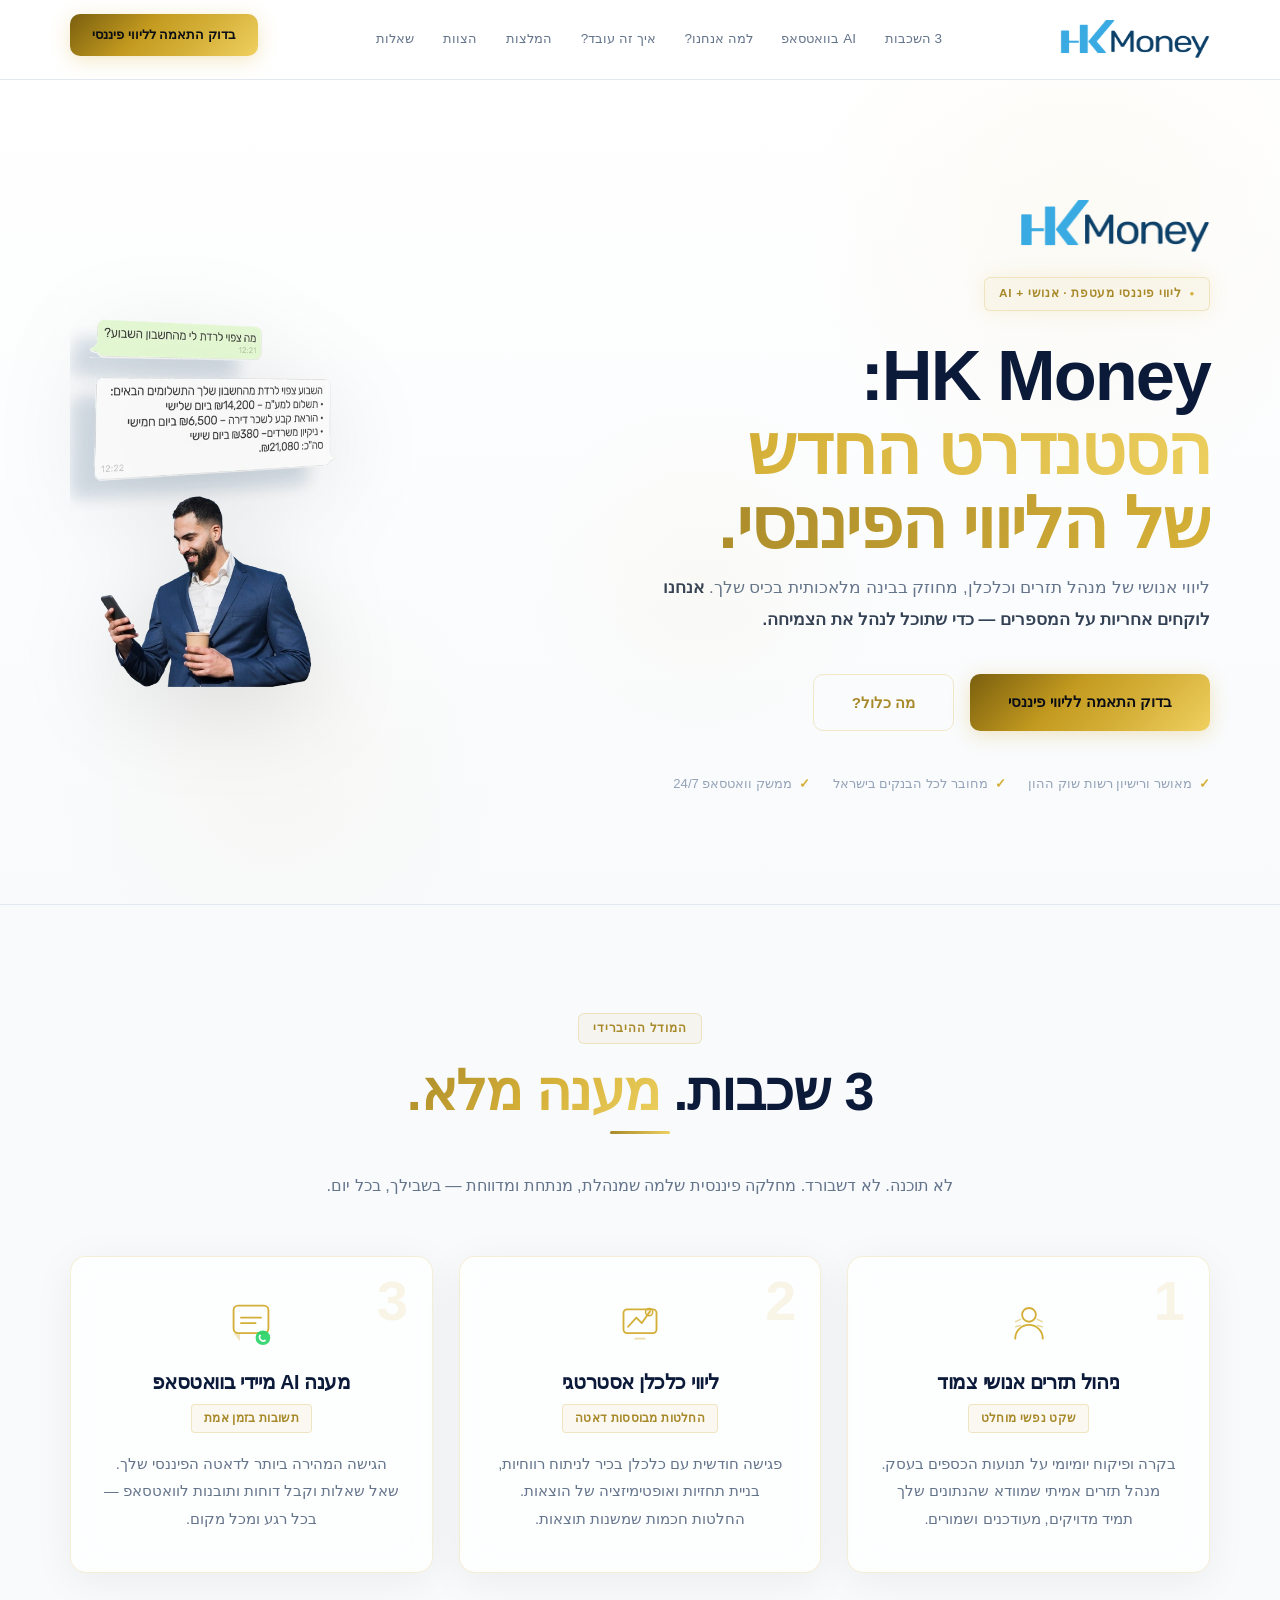
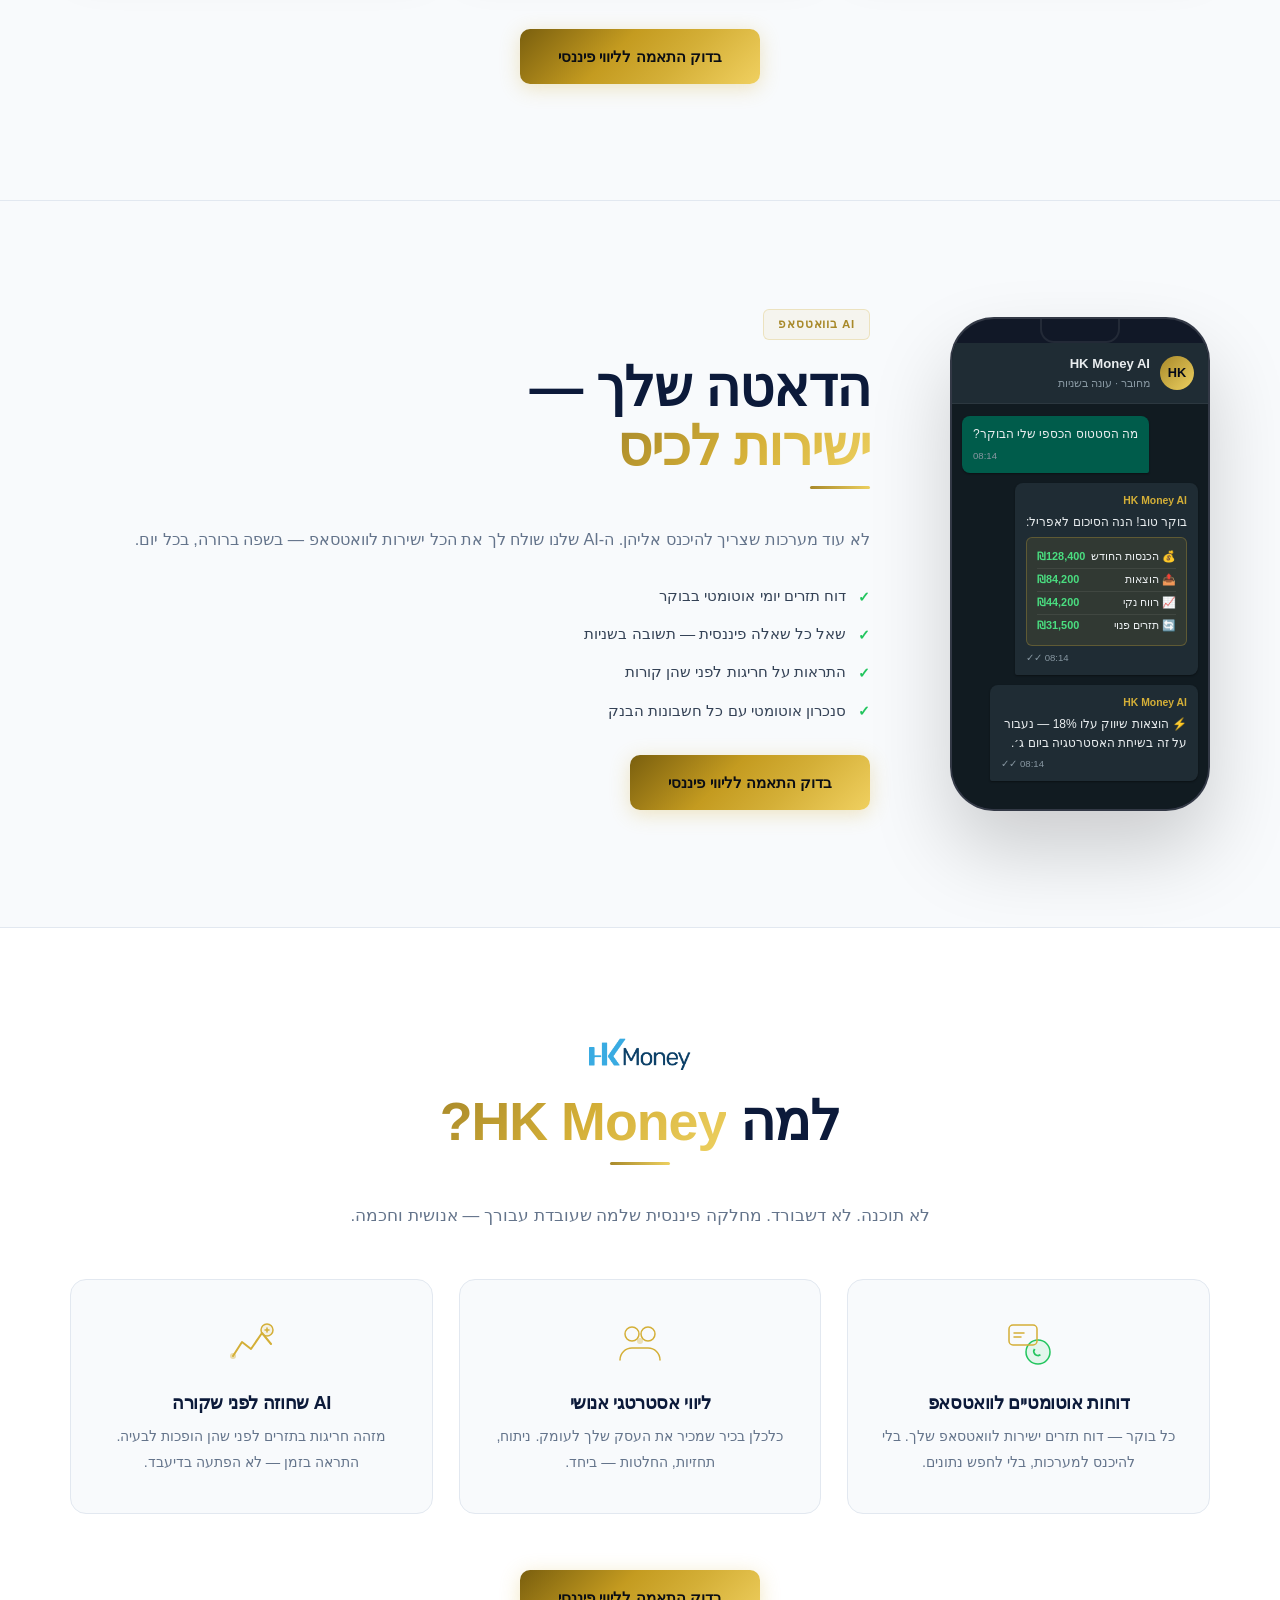
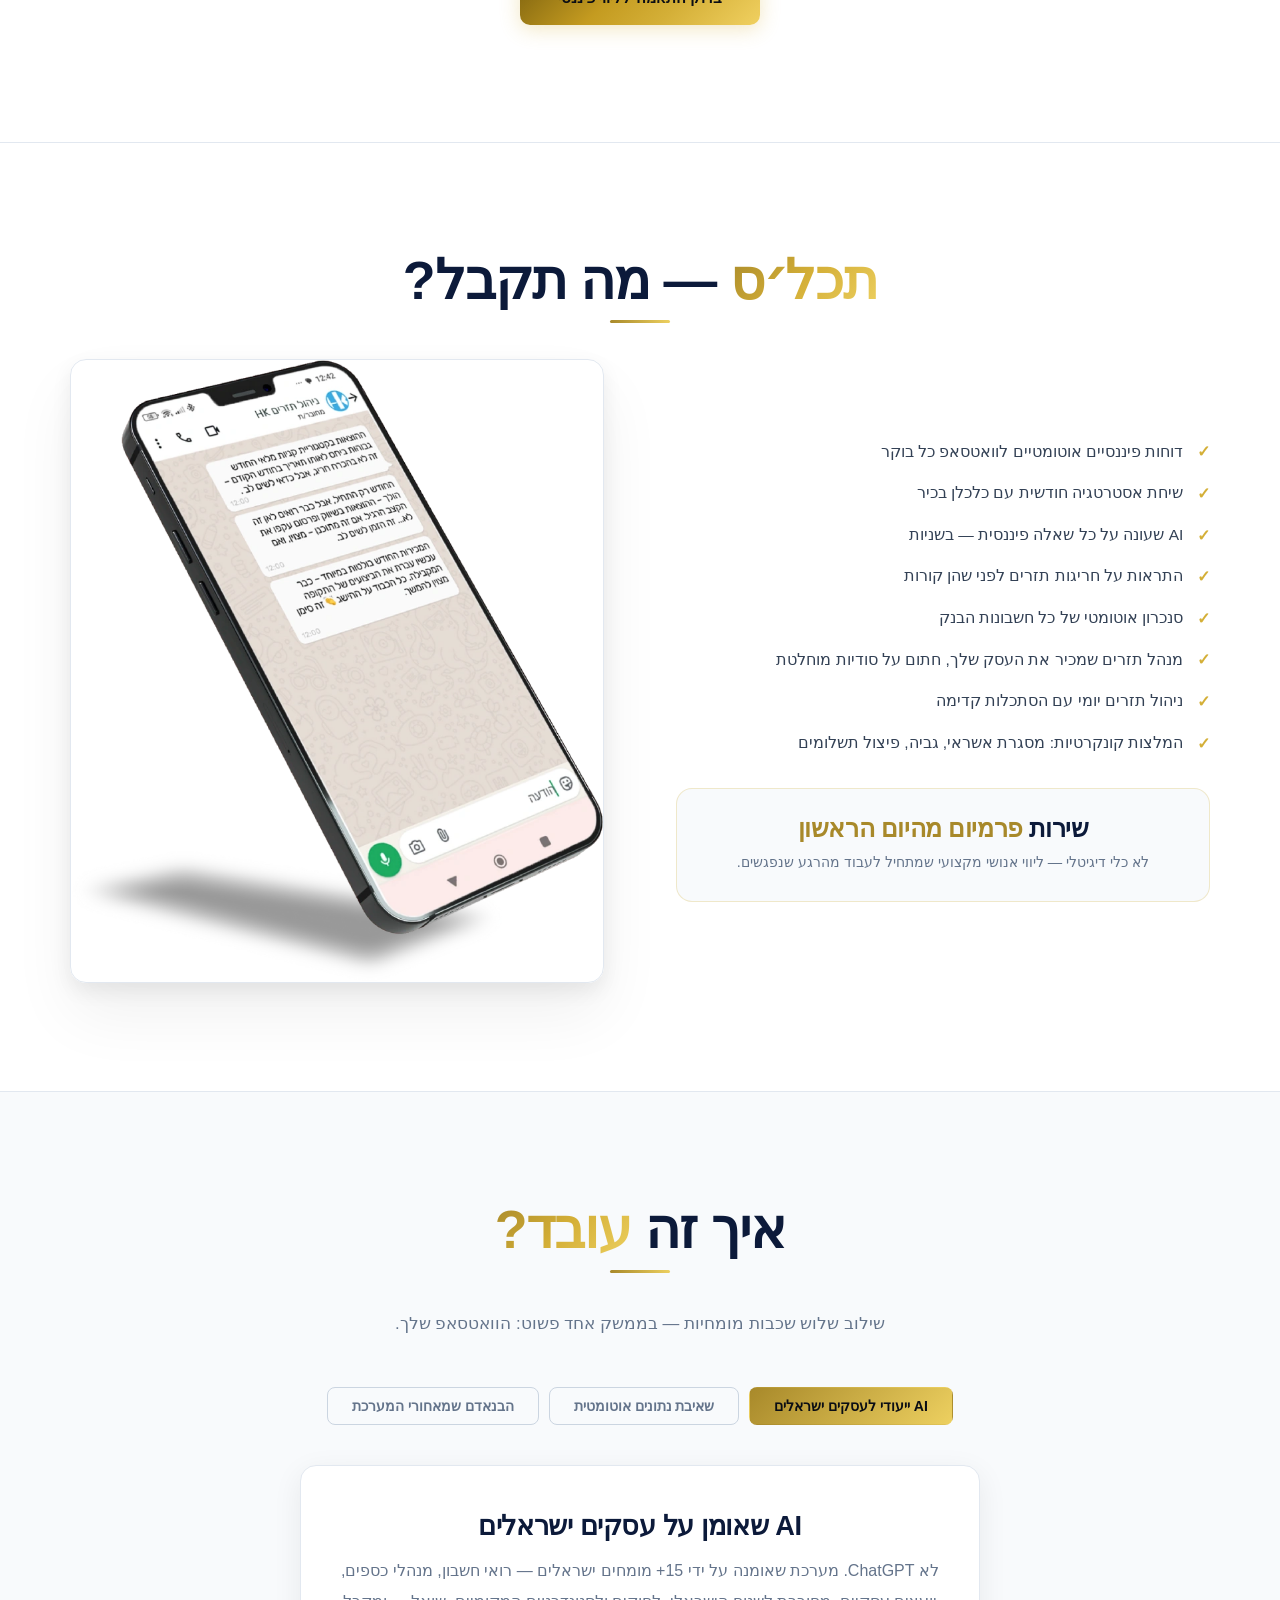
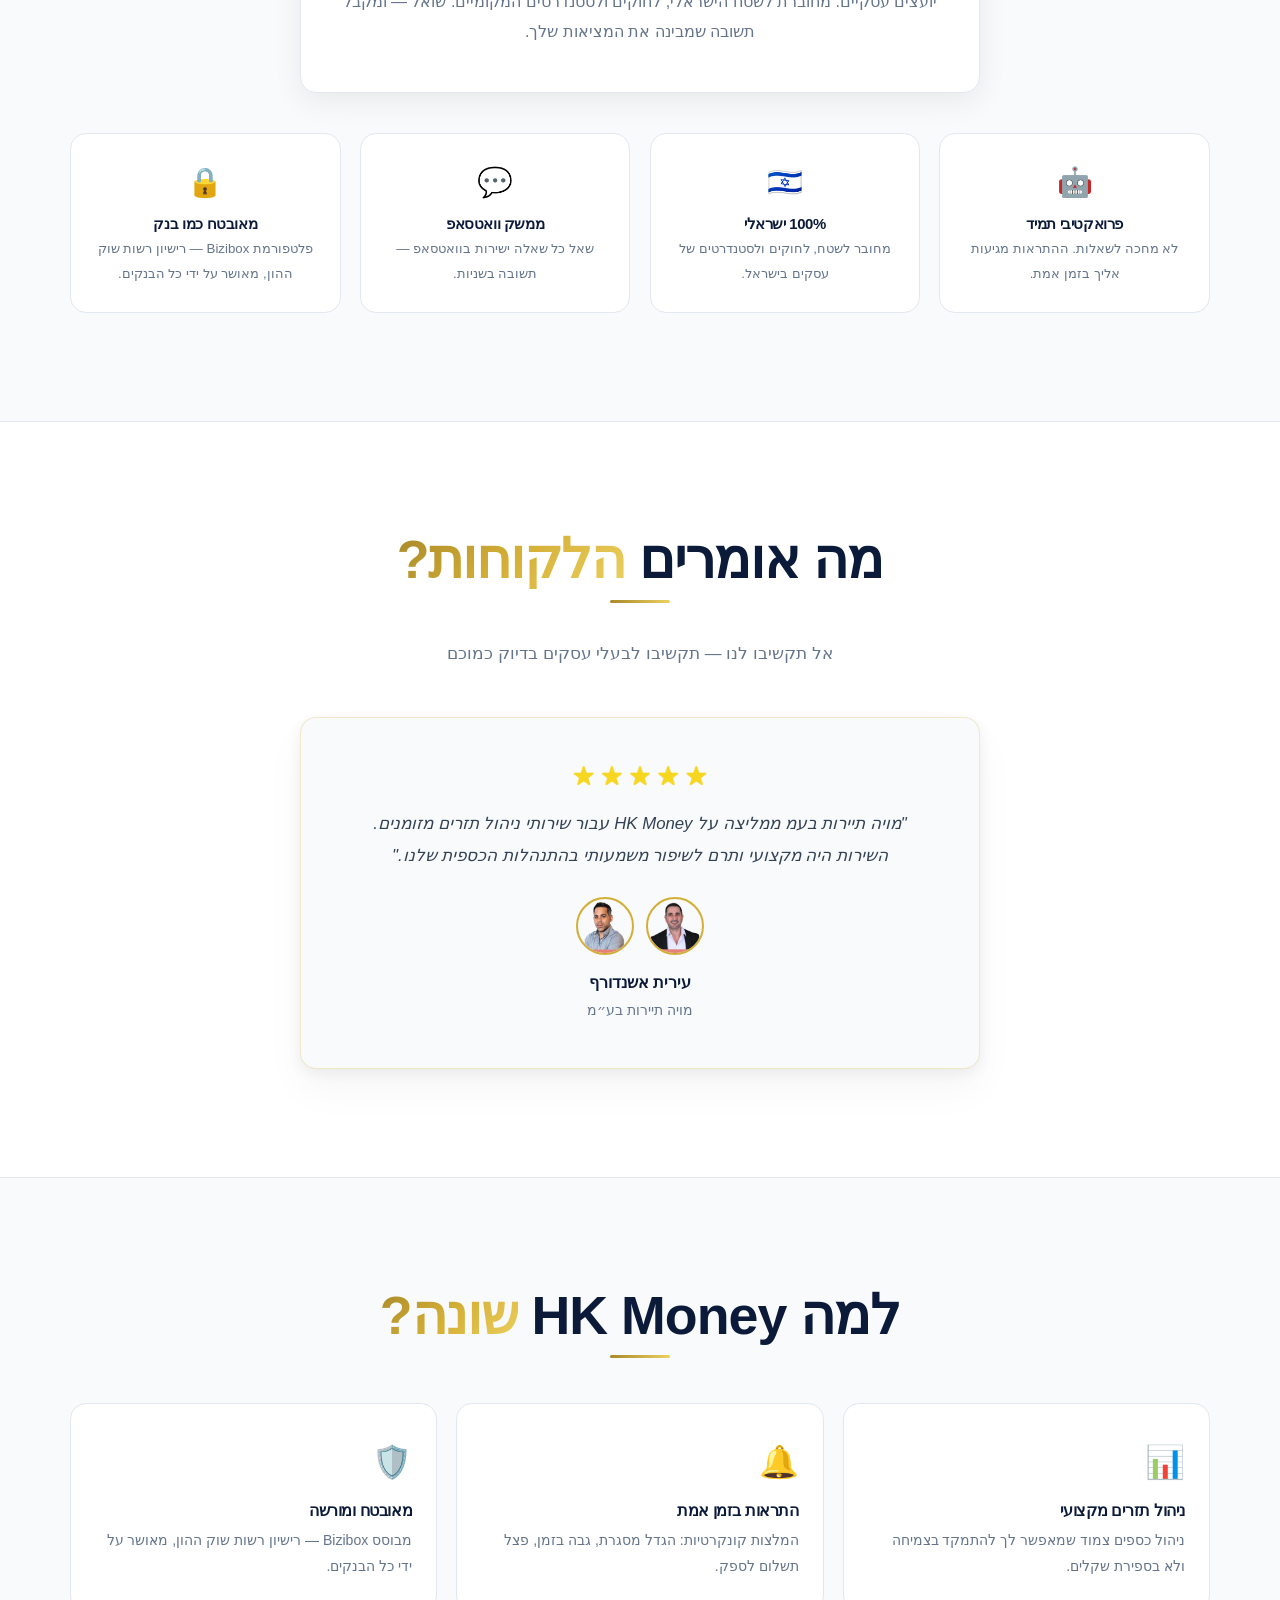
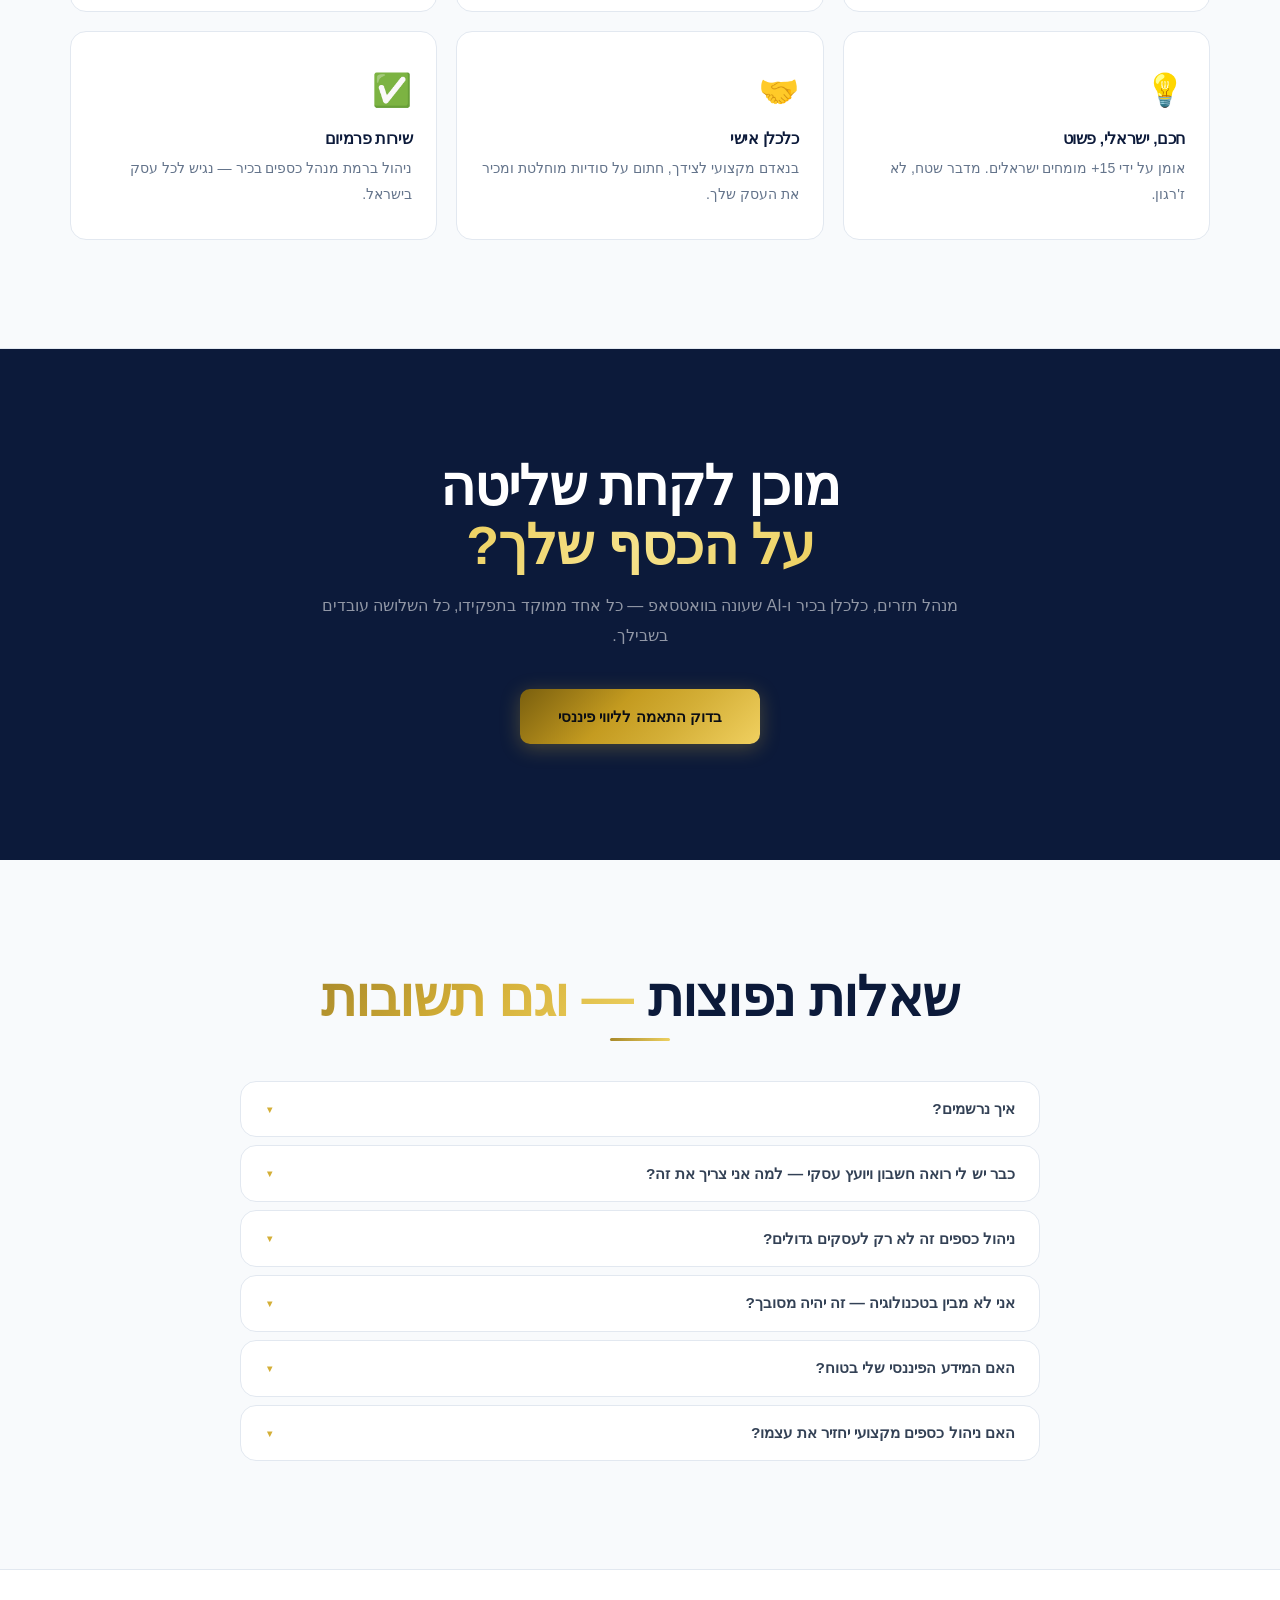
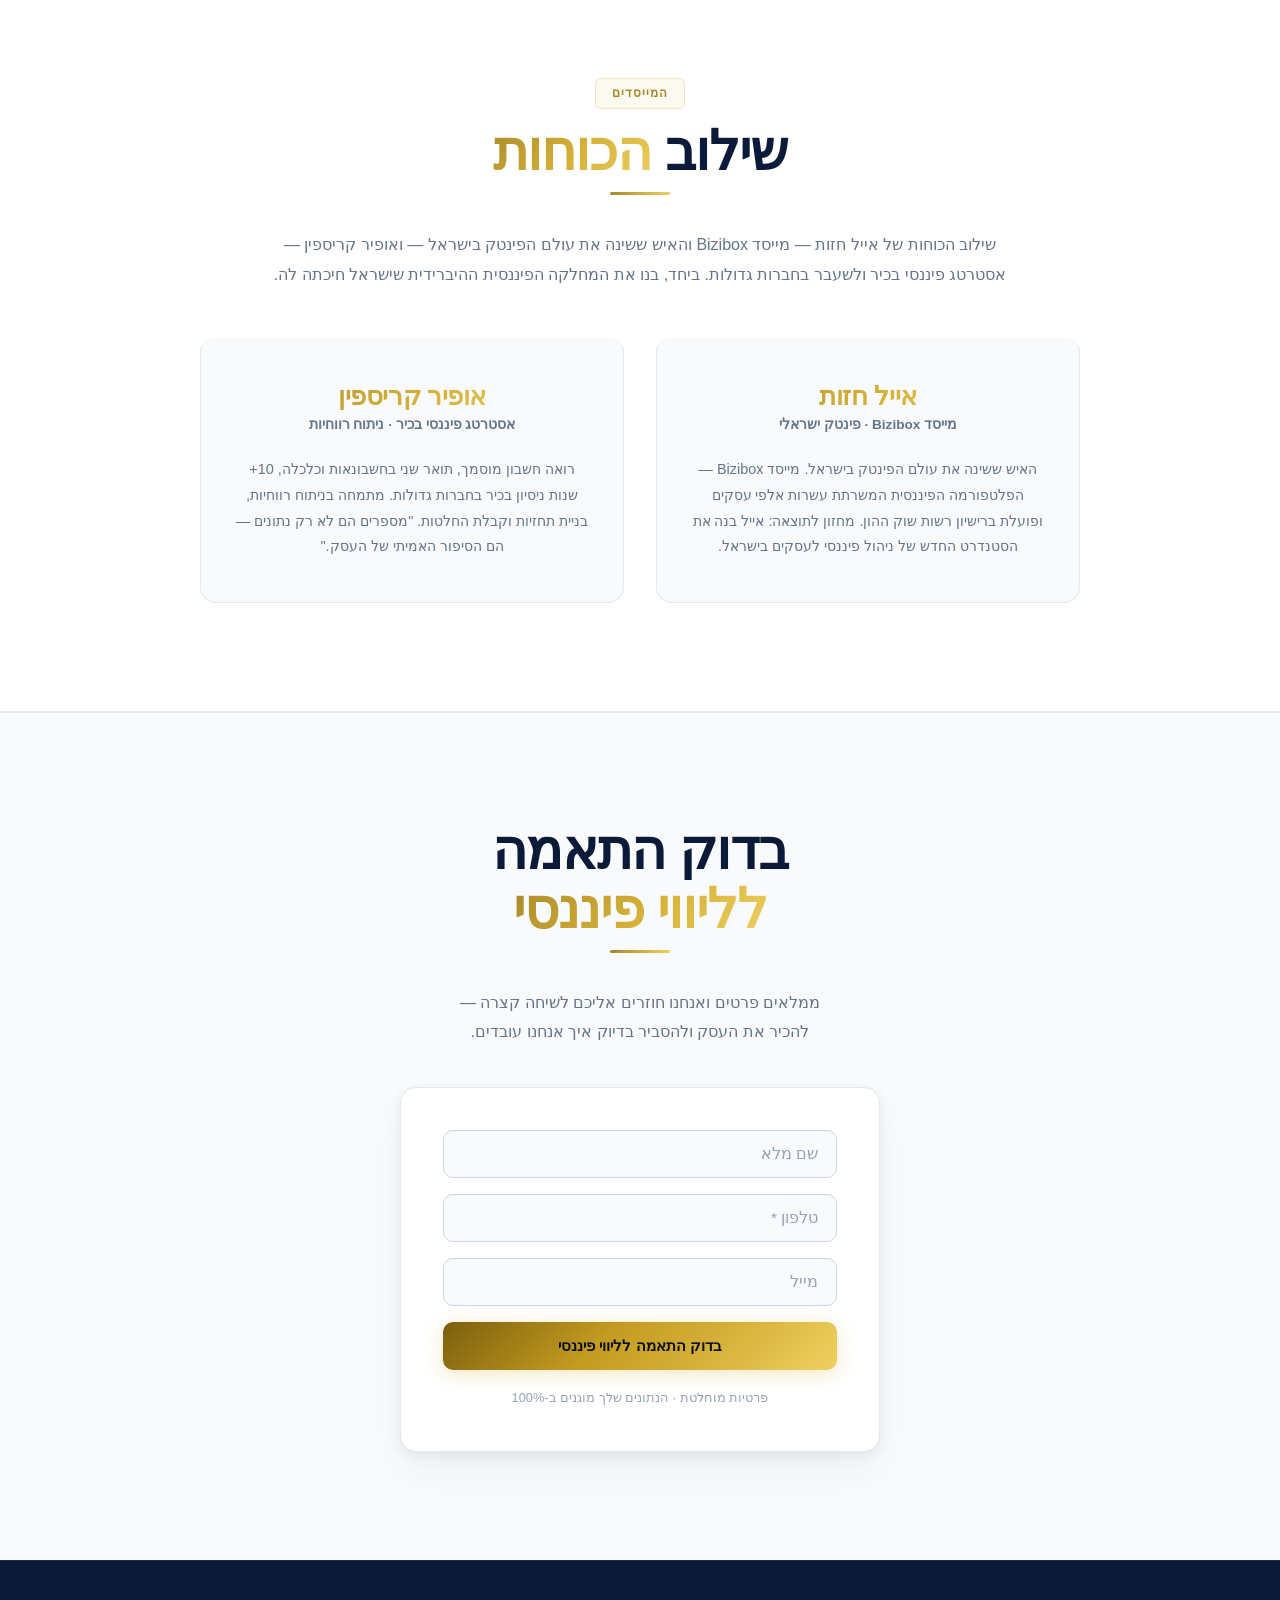
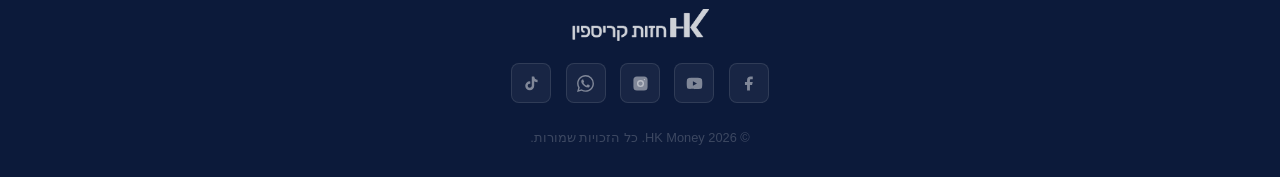
<file: index.html>
<!DOCTYPE html>
<html lang="he" dir="rtl">
<head>
  <meta charset="UTF-8">
  <meta name="viewport" content="width=device-width, initial-scale=1.0">
  <title>HK Money – הסטנדרט החדש של הליווי הפיננסי</title>
  <meta name="description" content="ליווי אנושי של מנהל תזרים וכלכלן, מחוזק בבינה מלאכותית בוואטסאפ. אנחנו לוקחים אחריות על המספרים – כדי שתוכל לנהל את הצמיחה.">
  <link rel="icon" href="images/hkmoney_favicon.png" type="image/png">
  <link rel="stylesheet" href="style.css">

  <!-- Netlify Forms -->
  <form name="hk-lead" netlify netlify-honeypot="bot-field" hidden>
    <input type="text"  name="name">
    <input type="tel"   name="phone" required>
    <input type="email" name="email">
    <input type="text"  name="bot-field">
  </form>
</head>
<body>

<!-- ════════════════════════════════════
     HEADER
════════════════════════════════════ -->
<header id="header">
  <div class="container header-inner">
    <div class="header-logo">
      <a href="#hero"><img src="images/HKMoney_logo.webp" alt="HK Money" width="150" height="46"></a>
    </div>
    <nav>
      <a href="#why">3 השכבות</a>
      <a href="#wa-mockup">AI בוואטסאפ</a>
      <a href="#features">למה אנחנו?</a>
      <a href="#how">איך זה עובד?</a>
      <a href="#reviews">המלצות</a>
      <a href="#team">הצוות</a>
      <a href="#faq">שאלות</a>
    </nav>
    <div class="header-cta">
      <a href="#contact" class="btn btn-gold">בדוק התאמה לליווי פיננסי</a>
    </div>
    <div class="hamburger" id="hamburger" onclick="toggleMenu()" aria-label="תפריט">
      <span></span><span></span><span></span>
    </div>
  </div>
  <div id="mobile-menu">
    <a href="#why"       onclick="closeMenu()">3 השכבות</a>
    <a href="#wa-mockup" onclick="closeMenu()">AI בוואטסאפ</a>
    <a href="#features"  onclick="closeMenu()">למה אנחנו?</a>
    <a href="#how"       onclick="closeMenu()">איך זה עובד?</a>
    <a href="#reviews"   onclick="closeMenu()">המלצות</a>
    <a href="#team"      onclick="closeMenu()">הצוות</a>
    <a href="#faq"       onclick="closeMenu()">שאלות</a>
    <a href="#contact"   onclick="closeMenu()">בדוק התאמה</a>
  </div>
</header>


<!-- ════════════════════════════════════
     HERO
════════════════════════════════════ -->
<section id="hero">
  <div class="container">
    <div class="hero-inner">

      <div class="hero-content">
        <div class="hero-logo">
          <img src="images/HKMoney_logo.webp" alt="HK Money" width="190" height="58">
        </div>

        <div class="hero-badge">ליווי פיננסי מעטפת · אנושי + AI</div>

        <h1 class="hero-title">
          HK Money:<br>
          <span class="gold">הסטנדרט החדש<br>של הליווי הפיננסי.</span>
        </h1>

        <p class="hero-sub">
          ליווי אנושי של מנהל תזרים וכלכלן, מחוזק בבינה מלאכותית בכיס שלך.
          <strong>אנחנו לוקחים אחריות על המספרים — כדי שתוכל לנהל את הצמיחה.</strong>
        </p>

        <div class="hero-ctas">
          <a href="#contact" class="btn btn-gold">בדוק התאמה לליווי פיננסי</a>
          <a href="#why"     class="btn btn-ghost">מה כלול?</a>
        </div>

        <div class="hero-trust">
          <span class="hero-trust-item">מאושר ורישיון רשות שוק ההון</span>
          <span class="hero-trust-item">מחובר לכל הבנקים בישראל</span>
          <span class="hero-trust-item">ממשק וואטסאפ 24/7</span>
        </div>
      </div>

      <div class="hero-image" aria-hidden="true">
        <img src="images/phone_hold_m_4.webp" alt="" width="280" height="380" loading="lazy">
      </div>

    </div>
  </div>
</section>


<!-- ════════════════════════════════════
     3-LAYER MODEL
════════════════════════════════════ -->
<section id="why">
  <div class="container">

    <div style="text-align:center">
      <span class="section-eyebrow">המודל ההיברידי</span>
    </div>
    <h2 class="section-title">3 שכבות. <span class="gold">מענה מלא.</span></h2>
    <span class="gold-bar"></span>
    <p class="layers-intro">
      לא תוכנה. לא דשבורד. מחלקה פיננסית שלמה שמנהלת, מנתחת ומדווחת —
      בשבילך, בכל יום.
    </p>

    <div class="layers-grid">

      <!-- שכבה 1 -->
      <div class="layer-card">
        <div class="layer-num">1</div>
        <svg class="layer-svg" viewBox="0 0 48 48" fill="none" xmlns="http://www.w3.org/2000/svg">
          <circle cx="24" cy="14" r="7.5" stroke="#D4AF37" stroke-width="2"/>
          <path d="M9 40c0-8.284 6.716-15 15-15s15 6.716 15 15" stroke="#D4AF37" stroke-width="2" stroke-linecap="round"/>
          <path d="M33 19l5.5 2.5M38.5 27l-5.5-1.5" stroke="#D4AF37" stroke-width="1.5" stroke-linecap="round" opacity=".5"/>
          <path d="M15 19l-5.5 2.5M9.5 27l5.5-1.5" stroke="#D4AF37" stroke-width="1.5" stroke-linecap="round" opacity=".5"/>
        </svg>
        <h3>ניהול תזרים אנושי צמוד</h3>
        <span class="layer-value">שקט נפשי מוחלט</span>
        <p>בקרה ופיקוח יומיומי על תנועות הכספים בעסק. מנהל תזרים אמיתי שמוודא שהנתונים שלך תמיד מדויקים, מעודכנים ושמורים.</p>
      </div>

      <!-- שכבה 2 -->
      <div class="layer-card">
        <div class="layer-num">2</div>
        <svg class="layer-svg" viewBox="0 0 48 48" fill="none" xmlns="http://www.w3.org/2000/svg">
          <rect x="6" y="8" width="36" height="26" rx="4" stroke="#D4AF37" stroke-width="2"/>
          <path d="M11 27l9-10 6 6 9-13" stroke="#D4AF37" stroke-width="2" stroke-linecap="round" stroke-linejoin="round"/>
          <circle cx="34" cy="11" r="4" fill="rgba(212,175,55,0.15)" stroke="#D4AF37" stroke-width="1.5"/>
          <path d="M19 40h10" stroke="#D4AF37" stroke-width="2" stroke-linecap="round" opacity=".45"/>
        </svg>
        <h3>ליווי כלכלן אסטרטגי</h3>
        <span class="layer-value">החלטות מבוססות דאטה</span>
        <p>פגישה חודשית עם כלכלן בכיר לניתוח רווחיות, בניית תחזיות ואופטימיזציה של הוצאות. החלטות חכמות שמשנות תוצאות.</p>
      </div>

      <!-- שכבה 3 -->
      <div class="layer-card">
        <div class="layer-num">3</div>
        <svg class="layer-svg" viewBox="0 0 48 48" fill="none" xmlns="http://www.w3.org/2000/svg">
          <rect x="5" y="4" width="38" height="30" rx="5" stroke="#D4AF37" stroke-width="2"/>
          <path d="M5 34l7 9v-9" fill="#D4AF37" opacity=".3"/>
          <path d="M13 17h22M13 23h16" stroke="#D4AF37" stroke-width="2" stroke-linecap="round"/>
          <circle cx="37" cy="39" r="8" fill="#25D366" opacity=".9"/>
          <path d="M34 38.5c.4 1.6 1.8 3 3.4 3.3l2.1-.9.9 1.7-2.5 1a6 6 0 0 1-5.6-5.6l1-2.5 1.7.9-1 2.1z" fill="#fff"/>
        </svg>
        <h3>מענה AI מיידי בוואטסאפ</h3>
        <span class="layer-value">תשובות בזמן אמת</span>
        <p>הגישה המהירה ביותר לדאטה הפיננסי שלך. שאל שאלות וקבל דוחות ותובנות לוואטסאפ — בכל רגע ומכל מקום.</p>
      </div>

    </div>

    <div style="text-align:center; margin-top:3.5rem;">
      <a href="#contact" class="btn btn-gold">בדוק התאמה לליווי פיננסי</a>
    </div>
  </div>
</section>


<!-- ════════════════════════════════════
     WHATSAPP MOCKUP
════════════════════════════════════ -->
<section id="wa-mockup">
  <div class="container">
    <div class="wa-inner">

      <!-- Phone mockup -->
      <div class="phone-wrap">
        <div class="phone-shell">
          <div class="phone-notch"></div>
          <div class="wa-screen">
            <div class="wa-header">
              <div class="wa-avatar">HK</div>
              <div>
                <div class="wa-contact-name">HK Money AI</div>
                <div class="wa-contact-status">מחובר · עונה בשניות</div>
              </div>
            </div>
            <div class="wa-msgs">

              <div class="wa-msg wa-msg-out">
                <div class="wa-msg-text">מה הסטטוס הכספי שלי הבוקר?</div>
                <div class="wa-msg-time">08:14</div>
              </div>

              <div class="wa-msg">
                <div class="wa-msg-label">HK Money AI</div>
                <div class="wa-msg-text">בוקר טוב! הנה הסיכום לאפריל:</div>
                <div class="wa-report-card">
                  <div class="wa-report-row">
                    <span>💰 הכנסות החודש</span>
                    <span>₪128,400</span>
                  </div>
                  <div class="wa-report-row">
                    <span>📤 הוצאות</span>
                    <span>₪84,200</span>
                  </div>
                  <div class="wa-report-row">
                    <span>📈 רווח נקי</span>
                    <span>₪44,200</span>
                  </div>
                  <div class="wa-report-row">
                    <span>🔄 תזרים פנוי</span>
                    <span>₪31,500</span>
                  </div>
                </div>
                <div class="wa-msg-time">08:14 ✓✓</div>
              </div>

              <div class="wa-msg">
                <div class="wa-msg-label">HK Money AI</div>
                <div class="wa-msg-text">⚡ הוצאות שיווק עלו 18% — נעבור על זה בשיחת האסטרטגיה ביום ג׳.</div>
                <div class="wa-msg-time">08:14 ✓✓</div>
              </div>

            </div>
          </div>
        </div>
      </div>

      <!-- Text -->
      <div class="wa-text">
        <span class="section-eyebrow">AI בוואטסאפ</span>
        <h2 class="section-title">הדאטה שלך —<br><span class="gold">ישירות לכיס</span></h2>
        <span class="gold-bar"></span>
        <p>לא עוד מערכות שצריך להיכנס אליהן. ה-AI שלנו שולח לך את הכל ישירות לוואטסאפ — בשפה ברורה, בכל יום.</p>
        <ul>
          <li>דוח תזרים יומי אוטומטי בבוקר</li>
          <li>שאל כל שאלה פיננסית — תשובה בשניות</li>
          <li>התראות על חריגות לפני שהן קורות</li>
          <li>סנכרון אוטומטי עם כל חשבונות הבנק</li>
        </ul>
        <a href="#contact" class="btn btn-gold">בדוק התאמה לליווי פיננסי</a>
      </div>

    </div>
  </div>
</section>


<!-- ════════════════════════════════════
     WHY HK MONEY
════════════════════════════════════ -->
<section id="features">
  <div class="container">
    <div class="features-logo">
      <img src="images/HKMoney_3.webp" alt="HK Money" height="36">
    </div>
    <h2 class="section-title">למה <span class="gold">HK Money?</span></h2>
    <span class="gold-bar"></span>
    <p class="section-sub">
      לא תוכנה. לא דשבורד. מחלקה פיננסית שלמה שעובדת עבורך — אנושית וחכמה.
    </p>

    <div class="why-grid">

      <div class="why-card">
        <svg class="why-card-icon" viewBox="0 0 50 50" fill="none" xmlns="http://www.w3.org/2000/svg">
          <circle cx="34" cy="34" r="12" fill="rgba(37,211,102,0.1)" stroke="#22C55E" stroke-width="1.5"/>
          <path d="M30.5 33.5c.4 1.6 1.8 3 3.4 3.3l2.1-.9.9 1.7-2.5 1a6 6 0 0 1-5.6-5.6l1-2.5 1.7.9-1 2.1z" fill="#22C55E"/>
          <rect x="5" y="7" width="28" height="20" rx="4" stroke="#D4AF37" stroke-width="1.5"/>
          <path d="M10 15h10M10 19h7" stroke="#D4AF37" stroke-width="1.5" stroke-linecap="round"/>
        </svg>
        <h3>דוחות אוטומטיים לוואטסאפ</h3>
        <p>כל בוקר — דוח תזרים ישירות לוואטסאפ שלך. בלי להיכנס למערכות, בלי לחפש נתונים.</p>
      </div>

      <div class="why-card">
        <svg class="why-card-icon" viewBox="0 0 50 50" fill="none" xmlns="http://www.w3.org/2000/svg">
          <circle cx="17" cy="16" r="7" stroke="#D4AF37" stroke-width="1.5"/>
          <circle cx="33" cy="16" r="7" stroke="#D4AF37" stroke-width="1.5"/>
          <path d="M5 42c0-6.627 5.373-12 12-12h16c6.627 0 12 5.373 12 12" stroke="#D4AF37" stroke-width="1.5" stroke-linecap="round"/>
          <circle cx="25" cy="23" r="3" fill="#D4AF37" opacity=".35"/>
        </svg>
        <h3>ליווי אסטרטגי אנושי</h3>
        <p>כלכלן בכיר שמכיר את העסק שלך לעומק. ניתוח, תחזיות, החלטות — ביחד.</p>
      </div>

      <div class="why-card">
        <svg class="why-card-icon" viewBox="0 0 50 50" fill="none" xmlns="http://www.w3.org/2000/svg">
          <path d="M7 38L16 24l9 7 11-16 9 11" stroke="#D4AF37" stroke-width="2" stroke-linecap="round" stroke-linejoin="round"/>
          <circle cx="41" cy="12" r="6" fill="rgba(212,175,55,0.12)" stroke="#D4AF37" stroke-width="1.5"/>
          <path d="M39 12h4M41 10v4" stroke="#D4AF37" stroke-width="1.5" stroke-linecap="round"/>
          <circle cx="7" cy="38" r="3" fill="#D4AF37" opacity=".4"/>
        </svg>
        <h3>AI שחוזה לפני שקורה</h3>
        <p>מזהה חריגות בתזרים לפני שהן הופכות לבעיה. התראה בזמן — לא הפתעה בדיעבד.</p>
      </div>

    </div>

    <div style="text-align:center; margin-top:3.5rem;">
      <a href="#contact" class="btn btn-gold">בדוק התאמה לליווי פיננסי</a>
    </div>
  </div>
</section>


<!-- ════════════════════════════════════
     GIVES
════════════════════════════════════ -->
<section id="gives">
  <div class="container">
    <h2 class="section-title"><span class="gold">תכל׳ס</span> — מה תקבל?</h2>
    <span class="gold-bar"></span>
    <div class="gives-inner">
      <div>
        <ul class="gives-list">
          <li>דוחות פיננסיים אוטומטיים לוואטסאפ כל בוקר</li>
          <li>שיחת אסטרטגיה חודשית עם כלכלן בכיר</li>
          <li>AI שעונה על כל שאלה פיננסית — בשניות</li>
          <li>התראות על חריגות תזרים לפני שהן קורות</li>
          <li>סנכרון אוטומטי של כל חשבונות הבנק</li>
          <li>מנהל תזרים שמכיר את העסק שלך, חתום על סודיות מוחלטת</li>
          <li>ניהול תזרים יומי עם הסתכלות קדימה</li>
          <li>המלצות קונקרטיות: מסגרת אשראי, גביה, פיצול תשלומים</li>
        </ul>
        <div class="gives-promo">
          <h3>שירות <span style="color:var(--gold-dk)">פרמיום מהיום הראשון</span></h3>
          <p>לא כלי דיגיטלי — ליווי אנושי מקצועי שמתחיל לעבוד מהרגע שנפגשים.</p>
        </div>
      </div>
      <div class="gives-image">
        <img src="images/ph_hk.webp" alt="HK Money מערכת" loading="lazy">
      </div>
    </div>
  </div>
</section>


<!-- ════════════════════════════════════
     HOW IT WORKS
════════════════════════════════════ -->
<section id="how">
  <div class="container">
    <h2 class="section-title">איך זה <span class="gold">עובד?</span></h2>
    <span class="gold-bar"></span>
    <p class="section-sub">שילוב שלוש שכבות מומחיות — בממשק אחד פשוט: הוואטסאפ שלך.</p>

    <div class="tabs">
      <div class="tab-nav">
        <button class="tab-btn active" onclick="openTab(event,'tab1')">AI ייעודי לעסקים ישראלים</button>
        <button class="tab-btn"        onclick="openTab(event,'tab2')">שאיבת נתונים אוטומטית</button>
        <button class="tab-btn"        onclick="openTab(event,'tab3')">הבנאדם שמאחורי המערכת</button>
      </div>

      <div id="tab1" class="tab-content active">
        <div class="tab-card">
          <h3>AI שאומן על עסקים ישראלים</h3>
          <p>לא ChatGPT. מערכת שאומנה על ידי 15+ מומחים ישראלים — רואי חשבון, מנהלי כספים, יועצים עסקיים. מחוברת לשטח הישראלי, לחוקים ולסטנדרטים המקומיים. שואל — ומקבל תשובה שמבינה את המציאות שלך.</p>
        </div>
      </div>
      <div id="tab2" class="tab-content">
        <div class="tab-card">
          <h3>כל הנתונים זורמים אוטומטית</h3>
          <p>חיבור חד-פעמי לחשבונות הבנק וכרטיסי האשראי — ומכאן הכל אוטומטי. הנתונים מגיעים, מעובדים בזמן אמת, וההמלצות מגיעות אליך לוואטסאפ בשפה ברורה. ב-HK Money אתה לא עובד בשביל המערכת — המערכת עובדת בשבילך.</p>
        </div>
      </div>
      <div id="tab3" class="tab-content">
        <div class="tab-card">
          <h3>בכל שלב יש לך בנאדם לצידך</h3>
          <p>לקחנו את הטוב משני העולמות — הזמינות והמהירות של AI, עם המקצועיות והאחריות של כלכלן בכיר. הכלכלן שלך מקבל את כל הנתונים ישירות מהמערכת, ופעם בחודש יושב איתך לשיחת אסטרטגיה שמשנה כיוון.</p>
        </div>
      </div>
    </div>

    <div class="how-bullets">
      <div class="how-bullet">
        <div class="icon">🤖</div>
        <h4>פרואקטיבי תמיד</h4>
        <p>לא מחכה לשאלות. ההתראות מגיעות אליך בזמן אמת.</p>
      </div>
      <div class="how-bullet">
        <div class="icon">🇮🇱</div>
        <h4>100% ישראלי</h4>
        <p>מחובר לשטח, לחוקים ולסטנדרטים של עסקים בישראל.</p>
      </div>
      <div class="how-bullet">
        <div class="icon">💬</div>
        <h4>ממשק וואטסאפ</h4>
        <p>שאל כל שאלה ישירות בוואטסאפ — תשובה בשניות.</p>
      </div>
      <div class="how-bullet">
        <div class="icon">🔒</div>
        <h4>מאובטח כמו בנק</h4>
        <p>פלטפורמת Bizibox — רישיון רשות שוק ההון, מאושר על ידי כל הבנקים.</p>
      </div>
    </div>
  </div>
</section>


<!-- ════════════════════════════════════
     REVIEWS
════════════════════════════════════ -->
<section id="reviews">
  <div class="container">
    <h2 class="section-title">מה אומרים <span class="gold">הלקוחות?</span></h2>
    <span class="gold-bar"></span>
    <p class="section-sub">אל תקשיבו לנו — תקשיבו לבעלי עסקים בדיוק כמוכם</p>

    <div class="review-card">
      <div class="review-stars">
        <img src="images/stars_hk.webp" alt="5 כוכבים" loading="lazy">
      </div>
      <p class="review-text">
        "מויה תיירות בעמ ממליצה על HK Money עבור שירותי ניהול תזרים מזומנים.
        השירות היה מקצועי ותרם לשיפור משמעותי בהתנהלות הכספית שלנו."
      </p>
      <div class="review-author-pics">
        <img src="images/prof_2.webp"   alt="עירית אשנדורף" loading="lazy">
        <img src="images/prof_2-1.webp" alt="HK Money"       loading="lazy">
      </div>
      <p class="review-name">עירית אשנדורף</p>
      <p class="review-company">מויה תיירות בע״מ</p>
    </div>
  </div>
</section>


<!-- ════════════════════════════════════
     BENEFITS
════════════════════════════════════ -->
<section id="benefits">
  <div class="container">
    <h2 class="section-title">למה HK Money <span class="gold">שונה?</span></h2>
    <span class="gold-bar"></span>

    <div class="benefits-grid">
      <div class="benefit-card">
        <div class="benefit-icon">📊</div>
        <h3>ניהול תזרים מקצועי</h3>
        <p>ניהול כספים צמוד שמאפשר לך להתמקד בצמיחה ולא בספירת שקלים.</p>
      </div>
      <div class="benefit-card">
        <div class="benefit-icon">🔔</div>
        <h3>התראות בזמן אמת</h3>
        <p>המלצות קונקרטיות: הגדל מסגרת, גבה בזמן, פצל תשלום לספק.</p>
      </div>
      <div class="benefit-card">
        <div class="benefit-icon">🛡️</div>
        <h3>מאובטח ומורשה</h3>
        <p>מבוסס Bizibox — רישיון רשות שוק ההון, מאושר על ידי כל הבנקים.</p>
      </div>
      <div class="benefit-card">
        <div class="benefit-icon">💡</div>
        <h3>חכם, ישראלי, פשוט</h3>
        <p>אומן על ידי 15+ מומחים ישראלים. מדבר שטח, לא ז'רגון.</p>
      </div>
      <div class="benefit-card">
        <div class="benefit-icon">🤝</div>
        <h3>כלכלן אישי</h3>
        <p>בנאדם מקצועי לצידך, חתום על סודיות מוחלטת ומכיר את העסק שלך.</p>
      </div>
      <div class="benefit-card">
        <div class="benefit-icon">✅</div>
        <h3>שירות פרמיום</h3>
        <p>ניהול ברמת מנהל כספים בכיר — נגיש לכל עסק בישראל.</p>
      </div>
    </div>
  </div>
</section>


<!-- ════════════════════════════════════
     MID CTA
════════════════════════════════════ -->
<section id="cta-mid">
  <div class="container">
    <h2 class="section-title">מוכן לקחת שליטה<br><span class="gold">על הכסף שלך?</span></h2>
    <p>
      מנהל תזרים, כלכלן בכיר ו-AI שעונה בוואטסאפ —
      כל אחד ממוקד בתפקידו, כל השלושה עובדים בשבילך.
    </p>
    <a href="#contact" class="btn btn-gold">בדוק התאמה לליווי פיננסי</a>
  </div>
</section>


<!-- ════════════════════════════════════
     FAQ
════════════════════════════════════ -->
<section id="faq">
  <div class="container">
    <h2 class="section-title">שאלות נפוצות <span class="gold">— וגם תשובות</span></h2>
    <span class="gold-bar"></span>

    <div class="faq-list">

      <div class="faq-item">
        <button class="faq-q" onclick="toggleFaq(this)">איך נרשמים?</button>
        <div class="faq-a">ממלאים פרטים בטופס למטה ואנחנו חוזרים אליכם לשיחה קצרה — להכיר את העסק שלכם ולהסביר את השלבים הראשונים. פשוט ומהיר.</div>
      </div>

      <div class="faq-item">
        <button class="faq-q" onclick="toggleFaq(this)">כבר יש לי רואה חשבון ויועץ עסקי — למה אני צריך את זה?</button>
        <div class="faq-a">רואה חשבון מסתכל אחורה ומחשב מס. יועץ עסקי מדבר על שיווק ומוצר. HK Money מנהל את הכסף בזמן אמת — ברוב העסקים זה החלל הריק שמוביל למשברים. אנחנו מונעים את המשבר לפני שהוא קורה.</div>
      </div>

      <div class="faq-item">
        <button class="faq-q" onclick="toggleFaq(this)">ניהול כספים זה לא רק לעסקים גדולים?</button>
        <div class="faq-a">בדיוק ההיפך. עסקים גדולים מחזיקים מנהל כספים פנימי. עסקים קטנים נופלים בין הכיסאות. HK Money היא המחלקה הפיננסית שאי אפשר היה להרשות לעצמך — עד עכשיו.</div>
      </div>

      <div class="faq-item">
        <button class="faq-q" onclick="toggleFaq(this)">אני לא מבין בטכנולוגיה — זה יהיה מסובך?</button>
        <div class="faq-a">וואטסאפ יש לך בטלפון? זה 90% ממה שצריך לדעת. החיבור הראשוני הוא תהליך של שעה שאנחנו עושים ביחד. אחרי זה — המערכת עובדת לבד.</div>
      </div>

      <div class="faq-item">
        <button class="faq-q" onclick="toggleFaq(this)">האם המידע הפיננסי שלי בטוח?</button>
        <div class="faq-a">לגמרי. המערכת מבוססת על Bizibox, הפועלת ברישיון רשות שוק ההון ומאושרת על ידי כל הבנקים. המערכת יכולה רק לקרוא נתונים — לא לבצע פעולות. כל המידע מוצפן ברמה הגבוהה ביותר, בדיוק כמו בבנק.</div>
      </div>

      <div class="faq-item">
        <button class="faq-q" onclick="toggleFaq(this)">האם ניהול כספים מקצועי יחזיר את עצמו?</button>
        <div class="faq-a">אם HK Money תחסוך לך אפילו טעות תזרים אחת — היא כיסתה את עצמה. רוב הלקוחות שלנו רואים שיפור פיננסי מדיד תוך שבועות בודדים.</div>
      </div>

    </div>
  </div>
</section>


<!-- ════════════════════════════════════
     TEAM
════════════════════════════════════ -->
<section id="team">
  <div class="container">
    <div style="text-align:center">
      <span class="founders-badge">המייסדים</span>
    </div>
    <h2 class="section-title">שילוב <span class="gold">הכוחות</span></h2>
    <span class="gold-bar"></span>
    <p class="founders-intro">
      שילוב הכוחות של אייל חזות — מייסד Bizibox והאיש ששינה את עולם הפינטק בישראל —
      ואופיר קריספין — אסטרטג פיננסי בכיר ולשעבר בחברות גדולות.
      ביחד, בנו את המחלקה הפיננסית ההיברידית שישראל חיכתה לה.
    </p>
    <div class="team-grid">
      <div class="team-card">
        <h3>אייל חזות</h3>
        <p class="team-role">מייסד Bizibox · פינטק ישראלי</p>
        <p>האיש ששינה את עולם הפינטק בישראל. מייסד Bizibox — הפלטפורמה הפיננסית המשרתת עשרות אלפי עסקים ופועלת ברישיון רשות שוק ההון. מחזון לתוצאה: אייל בנה את הסטנדרט החדש של ניהול פיננסי לעסקים בישראל.</p>
      </div>
      <div class="team-card">
        <h3>אופיר קריספין</h3>
        <p class="team-role">אסטרטג פיננסי בכיר · ניתוח רווחיות</p>
        <p>רואה חשבון מוסמך, תואר שני בחשבונאות וכלכלה, 10+ שנות ניסיון בכיר בחברות גדולות. מתמחה בניתוח רווחיות, בניית תחזיות וקבלת החלטות. "מספרים הם לא רק נתונים — הם הסיפור האמיתי של העסק."</p>
      </div>
    </div>
  </div>
</section>


<!-- ════════════════════════════════════
     CONTACT
════════════════════════════════════ -->
<section id="contact">
  <div class="container">
    <h2 class="section-title">בדוק התאמה<br>
      <span class="gold">לליווי פיננסי</span>
    </h2>
    <span class="gold-bar"></span>
    <p class="contact-lead">
      ממלאים פרטים ואנחנו חוזרים אליכם לשיחה קצרה —<br>
      להכיר את העסק ולהסביר בדיוק איך אנחנו עובדים.
    </p>

    <form class="contact-form" name="hk-lead" method="POST" data-netlify="true" netlify-honeypot="bot-field" id="main-form">
      <input type="hidden" name="form-name" value="hk-lead">
      <div style="display:none"><input type="text" name="bot-field"></div>

      <div class="form-row">
        <input type="text"  name="name"  placeholder="שם מלא"  autocomplete="name">
      </div>
      <div class="form-row">
        <input type="tel"   name="phone" placeholder="טלפון *" required autocomplete="tel" pattern="[0-9()\s\-+]+">
      </div>
      <div class="form-row">
        <input type="email" name="email" placeholder="מייל"    autocomplete="email">
      </div>

      <button type="submit" class="btn btn-gold btn-full">בדוק התאמה לליווי פיננסי</button>
      <p class="form-note">פרטיות מוחלטת · הנתונים שלך מוגנים ב-100%</p>
    </form>
  </div>
</section>


<!-- ════════════════════════════════════
     FOOTER
════════════════════════════════════ -->
<footer>
  <div class="container">
    <div class="footer-logo">
      <img src="images/hk_krispin.webp" alt="HK Money" height="36" loading="lazy">
    </div>
    <div class="footer-socials">
      <a href="https://www.facebook.com/profile.php?id=61570354841007" target="_blank" rel="noopener" aria-label="Facebook">
        <svg width="17" height="17" fill="currentColor" viewBox="0 0 24 24"><path d="M18 2h-3a5 5 0 0 0-5 5v3H7v4h3v8h4v-8h3l1-4h-4V7a1 1 0 0 1 1-1h3z"/></svg>
      </a>
      <a href="https://www.youtube.com/@hazut-krispin" target="_blank" rel="noopener" aria-label="YouTube">
        <svg width="17" height="17" fill="currentColor" viewBox="0 0 24 24"><path d="M22.54 6.42a2.78 2.78 0 0 0-1.94-1.96C18.88 4 12 4 12 4s-6.88 0-8.6.46A2.78 2.78 0 0 0 1.46 6.42 29 29 0 0 0 1 12a29 29 0 0 0 .46 5.58 2.78 2.78 0 0 0 1.94 1.95C5.12 20 12 20 12 20s6.88 0 8.6-.47a2.78 2.78 0 0 0 1.94-1.95A29 29 0 0 0 23 12a29 29 0 0 0-.46-5.58zM9.75 15.02V8.98L15.5 12l-5.75 3.02z"/></svg>
      </a>
      <a href="https://www.instagram.com/hk.hazut.krispin/" target="_blank" rel="noopener" aria-label="Instagram">
        <svg width="17" height="17" fill="currentColor" viewBox="0 0 24 24"><rect x="2" y="2" width="20" height="20" rx="5" ry="5"/><circle cx="12" cy="12" r="4" fill="none" stroke="currentColor" stroke-width="2"/><circle cx="17.5" cy="6.5" r="1"/></svg>
      </a>
      <a href="http://wa.link/4hflf4" target="_blank" rel="noopener" aria-label="WhatsApp">
        <svg width="17" height="17" fill="currentColor" viewBox="0 0 24 24"><path d="M17.472 14.382c-.297-.149-1.758-.867-2.03-.967-.273-.099-.471-.148-.67.15-.197.297-.767.966-.94 1.164-.173.199-.347.223-.644.075-.297-.15-1.255-.463-2.39-1.475-.883-.788-1.48-1.761-1.653-2.059-.173-.297-.018-.458.13-.606.134-.133.298-.347.446-.52.149-.174.198-.298.298-.497.099-.198.05-.371-.025-.52-.075-.149-.669-1.612-.916-2.207-.242-.579-.487-.5-.669-.51-.173-.008-.371-.01-.57-.01-.198 0-.52.074-.792.372-.272.297-1.04 1.016-1.04 2.479 0 1.462 1.065 2.875 1.213 3.074.149.198 2.096 3.2 5.077 4.487.709.306 1.262.489 1.694.625.712.227 1.36.195 1.871.118.571-.085 1.758-.719 2.006-1.413.248-.694.248-1.289.173-1.413-.074-.124-.272-.198-.57-.347m-5.421 7.403h-.004a9.87 9.87 0 0 1-5.031-1.378l-.361-.214-3.741.982.998-3.648-.235-.374a9.86 9.86 0 0 1-1.51-5.26c.001-5.45 4.436-9.884 9.888-9.884 2.64 0 5.122 1.03 6.988 2.898a9.825 9.825 0 0 1 2.893 6.994c-.003 5.45-4.437 9.884-9.885 9.884m8.413-18.297A11.815 11.815 0 0 0 12.05 0C5.495 0 .16 5.335.157 11.892c0 2.096.547 4.142 1.588 5.945L.057 24l6.305-1.654a11.882 11.882 0 0 0 5.683 1.448h.005c6.554 0 11.89-5.335 11.893-11.893a11.821 11.821 0 0 0-3.48-8.413z"/></svg>
      </a>
      <a href="https://www.tiktok.com/@hazut.krispin" target="_blank" rel="noopener" aria-label="TikTok">
        <svg width="17" height="17" fill="currentColor" viewBox="0 0 24 24"><path d="M19.59 6.69a4.83 4.83 0 0 1-3.77-4.25V2h-3.45v13.67a2.89 2.89 0 0 1-2.88 2.5 2.89 2.89 0 0 1-2.89-2.89 2.89 2.89 0 0 1 2.89-2.89c.28 0 .54.04.79.1V9.01a6.33 6.33 0 0 0-.79-.05 6.34 6.34 0 0 0-6.34 6.34 6.34 6.34 0 0 0 6.34 6.34 6.34 6.34 0 0 0 6.33-6.34V8.69a8.17 8.17 0 0 0 4.77 1.52V6.74a4.85 4.85 0 0 1-1-.05z"/></svg>
      </a>
    </div>
    <p class="footer-copy">© 2026 HK Money. כל הזכויות שמורות.</p>
  </div>
</footer>


<!-- ════════════════════════════════════
     SCRIPTS
════════════════════════════════════ -->
<script>
function toggleMenu() { document.getElementById('mobile-menu').classList.toggle('open'); }
function closeMenu()  { document.getElementById('mobile-menu').classList.remove('open'); }

function openTab(e, id) {
  document.querySelectorAll('.tab-content').forEach(t => t.classList.remove('active'));
  document.querySelectorAll('.tab-btn').forEach(b => b.classList.remove('active'));
  document.getElementById(id).classList.add('active');
  e.currentTarget.classList.add('active');
}

function toggleFaq(btn) {
  const item = btn.closest('.faq-item');
  const isOpen = item.classList.contains('open');
  document.querySelectorAll('.faq-item.open').forEach(i => i.classList.remove('open'));
  if (!isOpen) item.classList.add('open');
}

// Scroll fade-in observer
const observer = new IntersectionObserver(
  els => els.forEach(e => { if (e.isIntersecting) e.target.classList.add('visible'); }),
  { threshold: 0.15 }
);
document.querySelectorAll('.layer-card, .why-card, .benefit-card, .team-card, .faq-item, .review-card')
  .forEach(el => { el.classList.add('fade-in'); observer.observe(el); });

document.getElementById('main-form').addEventListener('submit', function(e) {
  e.preventDefault();
  const data = new FormData(this);
  fetch('/', {
    method: 'POST',
    headers: { 'Content-Type': 'application/x-www-form-urlencoded' },
    body: new URLSearchParams(data).toString()
  }).then(() => {
    window.location.href = '/thank-you/';
  }).catch(() => {
    window.location.href = '/thank-you/';
  });
});
</script>

<!-- Mobile floating CTA -->
<a href="#contact" class="btn btn-gold mobile-fab">בדוק התאמה לליווי פיננסי</a>

</body>
</html>
</file>
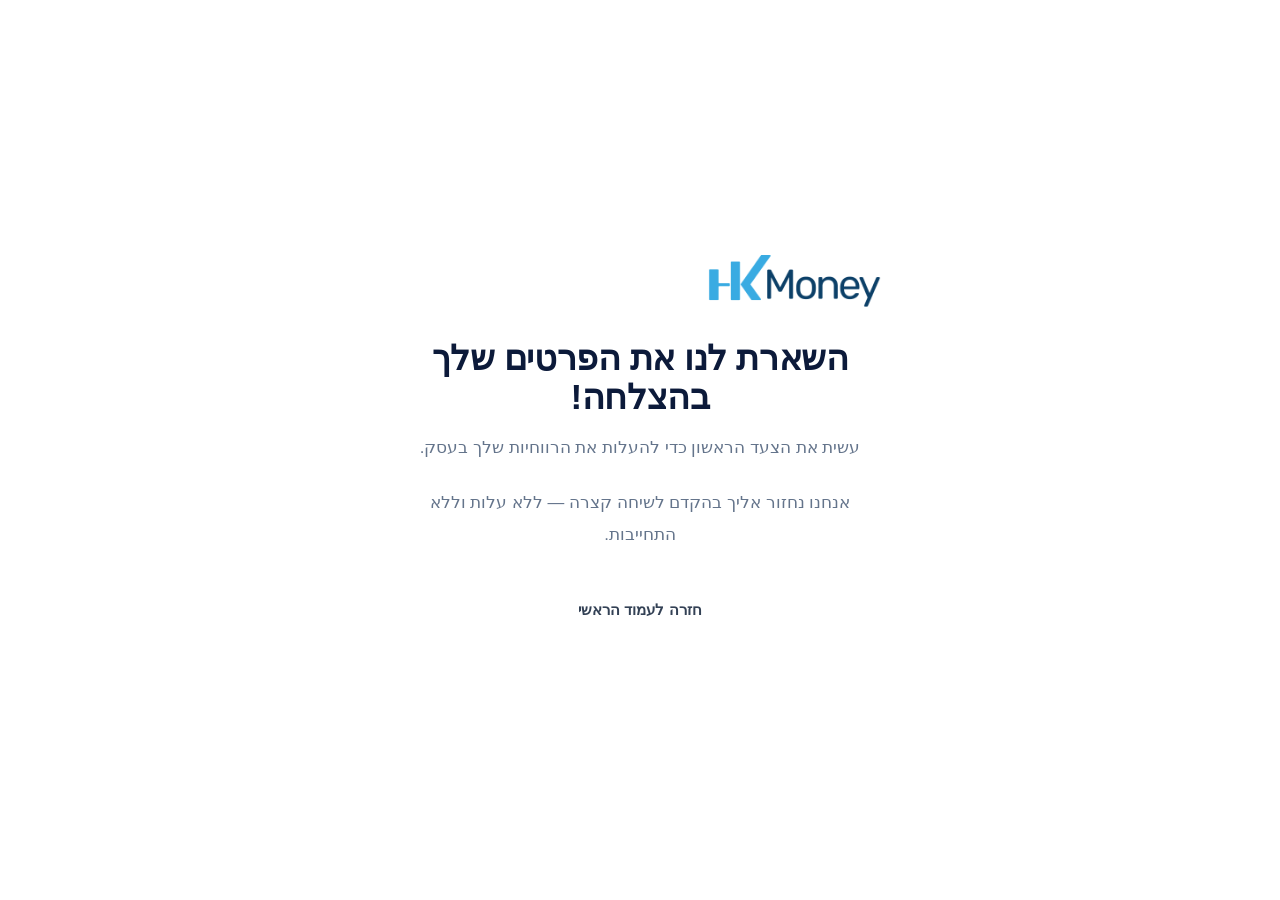
<file: thank-you/index.html>
<!DOCTYPE html>
<html lang="he" dir="rtl">
<head>
  <meta charset="UTF-8">
  <meta name="viewport" content="width=device-width, initial-scale=1.0">
  <title>תודה! – HK Money</title>
  <link rel="icon" href="../images/hkmoney_favicon.png" type="image/png">
  <link rel="stylesheet" href="../style.css">
  <style>
    .thankyou-wrap {
      min-height: 100vh;
      display: flex;
      align-items: center;
      justify-content: center;
      text-align: center;
      padding: 2rem;
    }
    .thankyou-card {
      max-width: 580px;
      background: var(--dark2);
      border: 1px solid rgba(255,255,255,.1);
      border-radius: 24px;
      padding: 3.5rem 3rem;
    }
    .thankyou-card img { height: 52px; margin-bottom: 2rem; }
    .thankyou-card h1 { font-size: 2.2rem; margin-bottom: 1rem; }
    .thankyou-card h1 span { color: var(--coral); }
    .thankyou-card p { font-size: 1.05rem; margin-bottom: 1.5rem; }
    .thankyou-card .btn { margin-top: .5rem; }
  </style>
</head>
<body>
  <div class="thankyou-wrap">
    <div class="thankyou-card">
      <img src="../images/HKMoney_logo.webp" alt="HK Money">
      <h1>השארת לנו את הפרטים שלך <span>בהצלחה!</span></h1>
      <p>עשית את הצעד הראשון כדי להעלות את הרווחיות שלך בעסק.</p>
      <p>אנחנו נחזור אליך בהקדם לשיחה קצרה — ללא עלות וללא התחייבות.</p>
      <a href="/" class="btn btn-coral">חזרה לעמוד הראשי</a>
    </div>
  </div>
</body>
</html>
</file>
<file: style.css>
/* ═══════════════════════════════════════════════════
   RESET
═══════════════════════════════════════════════════ */
*, *::before, *::after { box-sizing: border-box; margin: 0; padding: 0; }

/* ═══════════════════════════════════════════════════
   FONTS
═══════════════════════════════════════════════════ */
@import url('https://fonts.googleapis.com/css2?family=Inter:wght@300;400;500;600;700;800;900&display=swap');

/* ═══════════════════════════════════════════════════
   DESIGN TOKENS
═══════════════════════════════════════════════════ */
:root {
  --bg:          #FFFFFF;
  --bg-2:        #F8FAFC;
  --bg-3:        #F1F5F9;

  --ink:         #0C1A3A;
  --ink-2:       #334155;
  --muted:       #64748B;
  --muted-lt:    #94A3B8;

  --gold:        #D4AF37;
  --gold-lt:     #EDD060;
  --gold-dk:     #A8892A;
  --gold-dim:    rgba(212,175,55,0.07);
  --gold-border: rgba(212,175,55,0.25);
  --gold-hi:     rgba(212,175,55,0.50);

  --border:      #E2E8F0;
  --border-2:    #CBD5E1;

  --shadow-sm:   0 2px 8px  rgba(0,0,0,0.05);
  --shadow-md:   0 8px 30px rgba(0,0,0,0.07);
  --shadow-lg:   0 20px 40px rgba(0,0,0,0.04), 0 4px 14px rgba(0,0,0,0.06);
  --shadow-xl:   0 32px 64px rgba(0,0,0,0.06), 0 8px 20px rgba(0,0,0,0.07);

  --font:        'Inter', -apple-system, sans-serif;
  --r:           16px;
  --max-w:       1140px;
}

/* ═══════════════════════════════════════════════════
   BASE
═══════════════════════════════════════════════════ */
html { scroll-behavior: smooth; }
body {
  font-family: var(--font);
  background: var(--bg);
  color: var(--ink-2);
  direction: rtl;
  overflow-x: hidden;
  font-size: 16px;
  line-height: 1.65;
  -webkit-font-smoothing: antialiased;
}
img { max-width: 100%; height: auto; display: block; }
a   { text-decoration: none; color: inherit; }
h1, h2, h3, h4 {
  font-family: var(--font);
  font-weight: 800;
  color: var(--ink);
  line-height: 1.1;
  letter-spacing: -0.4px;
}
p      { color: var(--muted); line-height: 1.85; }
strong { color: var(--ink-2); font-weight: 600; }

/* ═══════════════════════════════════════════════════
   LAYOUT
═══════════════════════════════════════════════════ */
.container { width: 90%; max-width: var(--max-w); margin: 0 auto; }
section    { padding: 108px 0; position: relative; overflow: hidden; }

.section-eyebrow {
  display: inline-block;
  background: var(--gold-dim);
  border: 1px solid var(--gold-border);
  border-radius: 6px;
  color: var(--gold-dk);
  font-size: .72rem; font-weight: 700;
  letter-spacing: .8px; padding: 5px 14px;
  margin-bottom: 1.1rem;
}

.section-title {
  font-size: clamp(2rem, 4.2vw, 3.6rem);
  font-weight: 900;
  text-align: center;
  margin-bottom: .5rem;
  color: var(--ink);
  letter-spacing: -1px;
}
.section-sub {
  text-align: center;
  font-size: 1.05rem;
  max-width: 680px;
  margin: 0 auto 3rem;
  color: var(--muted);
  line-height: 1.85;
}

/* Gold gradient text */
.gold {
  background: linear-gradient(135deg, #A8892A, #D4AF37, #EDD060);
  -webkit-background-clip: text;
  background-clip: text;
  color: transparent;
}

/* Gold bar with shimmer */
.gold-bar {
  display: block;
  width: 60px; height: 3px;
  background: linear-gradient(90deg, #A8892A, #EDD060, #A8892A);
  background-size: 200% 100%;
  animation: shimmer-bar 3s ease-in-out infinite;
  border-radius: 3px;
  margin: .65rem auto 2.2rem;
}
@keyframes shimmer-bar {
  0%   { background-position: 100% 50%; }
  100% { background-position: -100% 50%; }
}

/* ═══════════════════════════════════════════════════
   BUTTONS
═══════════════════════════════════════════════════ */
.btn {
  display: inline-block;
  padding: 15px 38px;
  border-radius: 10px;
  font-family: var(--font);
  font-size: .95rem;
  font-weight: 700;
  cursor: pointer;
  border: none;
  transition: transform .2s, box-shadow .2s, filter .2s;
  white-space: nowrap;
  position: relative;
  overflow: hidden;
}
.btn:hover  { transform: translateY(-2px); }
.btn:active { transform: translateY(0); }

/* Shimmer keyframes */
@keyframes shimmer {
  0%   { left: -100%; }
  100% { left: 200%; }
}

/* Primary: Metallic Gold */
.btn-gold {
  background: linear-gradient(135deg, #7A5F0E 0%, #C49B20 40%, #D4AF37 65%, #F0D060 100%);
  color: #0A0D14;
  font-weight: 800;
  box-shadow: 0 4px 20px rgba(212,175,55,0.30);
}
.btn-gold::after {
  content: '';
  position: absolute;
  top: 0; left: -100%;
  width: 60%; height: 100%;
  background: linear-gradient(90deg, transparent, rgba(255,255,255,0.22), transparent);
  animation: shimmer 2.5s ease-in-out infinite;
}
.btn-gold:hover {
  filter: brightness(1.07);
  box-shadow: 0 8px 36px rgba(212,175,55,0.50);
}

/* Pulse btn */
@keyframes pulse-btn {
  0%, 100% { box-shadow: 0 4px 20px rgba(212,175,55,0.30); }
  50%       { box-shadow: 0 4px 40px rgba(212,175,55,0.65), 0 0 70px rgba(212,175,55,0.18); }
}
.btn-pulse {
  background: linear-gradient(135deg, #7A5F0E 0%, #C49B20 40%, #D4AF37 65%, #F0D060 100%);
  color: #0A0D14;
  font-weight: 800;
  animation: pulse-btn 2s ease-in-out infinite;
}
.btn-pulse::after {
  content: '';
  position: absolute;
  top: 0; left: -100%;
  width: 60%; height: 100%;
  background: linear-gradient(90deg, transparent, rgba(255,255,255,0.22), transparent);
  animation: shimmer 2.5s ease-in-out infinite;
}
.btn-pulse:hover {
  animation: none;
  filter: brightness(1.07);
  box-shadow: 0 8px 40px rgba(212,175,55,0.55);
}

/* Ghost */
.btn-ghost {
  background: transparent;
  border: 1.5px solid var(--gold-border);
  color: var(--gold-dk);
  font-weight: 600;
}
.btn-ghost:hover {
  background: var(--gold-dim);
  border-color: var(--gold-hi);
}

.btn-full { width: 100%; display: block; text-align: center; }

/* ═══════════════════════════════════════════════════
   HEADER
═══════════════════════════════════════════════════ */
#header {
  position: sticky; top: 0; z-index: 1000;
  background: rgba(255,255,255,0.92);
  backdrop-filter: blur(20px);
  -webkit-backdrop-filter: blur(20px);
  border-bottom: 1px solid var(--border);
  padding: 14px 0;
}
.header-inner {
  display: flex; align-items: center;
  justify-content: space-between; gap: 1.5rem;
}
.header-logo img { height: 38px; }

nav { display: flex; gap: 1.8rem; align-items: center; }
nav a {
  font-size: .84rem; font-weight: 500;
  color: var(--muted); white-space: nowrap;
  transition: color .2s;
}
nav a:hover { color: var(--ink); }
.header-cta .btn { padding: 10px 22px; font-size: .84rem; }

.hamburger { display: none; flex-direction: column; gap: 5px; cursor: pointer; padding: 4px; }
.hamburger span { width: 24px; height: 2px; background: var(--ink); border-radius: 2px; }

#mobile-menu {
  display: none; flex-direction: column;
  background: var(--bg);
  border-bottom: 1px solid var(--border);
  padding: .8rem 5%;
}
#mobile-menu a {
  font-weight: 500; color: var(--ink-2); font-size: .95rem;
  padding: .65rem 0; border-bottom: 1px solid var(--border);
  transition: color .2s;
}
#mobile-menu a:hover { color: var(--gold-dk); }
#mobile-menu a:last-child { border: none; }
#mobile-menu.open { display: flex; }

/* ═══════════════════════════════════════════════════
   HERO
═══════════════════════════════════════════════════ */
#hero {
  background: linear-gradient(180deg, #FFFFFF 0%, #F8FAFC 100%);
  padding: 120px 0 110px;
  min-height: 600px;
  border-bottom: 1px solid var(--border);
}
/* Glow 1 — top right */
#hero::before {
  content: '';
  position: absolute;
  width: 600px; height: 600px;
  background: radial-gradient(circle, rgba(212,175,55,0.05) 0%, transparent 65%);
  top: -150px; right: -100px;
  pointer-events: none; z-index: 0;
}
/* Glow 2 — bottom left */
#hero::after {
  content: '';
  position: absolute;
  width: 500px; height: 500px;
  background: radial-gradient(circle, rgba(212,175,55,0.04) 0%, transparent 65%);
  bottom: -120px; left: 2%;
  pointer-events: none; z-index: 0;
}

/* Glow 3 — center */
.hero-inner::before {
  content: '';
  position: absolute;
  width: 400px; height: 400px;
  background: radial-gradient(circle, rgba(212,175,55,0.035) 0%, transparent 65%);
  top: 30%; left: 38%;
  pointer-events: none; z-index: 0;
}

.hero-inner {
  display: flex; align-items: center;
  justify-content: space-between;
  gap: 3.5rem; position: relative; z-index: 1;
}
.hero-content { flex: 1; max-width: 640px; }
.hero-logo    { margin-bottom: 1.6rem; }
.hero-logo img { height: 52px; }

/* Badge with pulse */
@keyframes pulse-gold {
  0%, 100% { border-color: rgba(212,175,55,0.30); box-shadow: 0 0 20px rgba(212,175,55,0.12); }
  50%       { border-color: rgba(212,175,55,0.65); box-shadow: 0 0 30px rgba(212,175,55,0.28); }
}
.hero-badge {
  display: inline-flex; align-items: center; gap: .5rem;
  background: var(--gold-dim);
  border: 1px solid var(--gold-border);
  border-radius: 6px;
  color: var(--gold-dk); font-size: .74rem; font-weight: 700;
  letter-spacing: .7px; padding: 6px 14px; margin-bottom: 1.8rem;
  box-shadow: 0 0 20px rgba(212,175,55,0.15);
  animation: pulse-gold 3s ease-in-out infinite;
}
.hero-badge::before { content: '●'; font-size: .5rem; color: var(--gold); }

.hero-title {
  font-size: clamp(2.8rem, 5.5vw, 5rem);
  font-weight: 900; line-height: 1.05;
  margin-bottom: .7rem; color: var(--ink);
  letter-spacing: -2px;
}

.hero-sub {
  font-size: 1.05rem; color: var(--muted);
  margin-bottom: 2.4rem; line-height: 1.88; max-width: 560px;
}
.hero-sub strong { color: var(--ink-2); font-weight: 600; }

.hero-ctas { display: flex; gap: 1rem; flex-wrap: wrap; }

.hero-image { flex-shrink: 0; }
.hero-image img {
  width: 280px;
  filter: drop-shadow(0 20px 48px rgba(0,0,0,0.12));
}

.hero-trust {
  display: flex; align-items: center; gap: 1.4rem;
  margin-top: 2.6rem; flex-wrap: wrap;
}
.hero-trust-item {
  display: flex; align-items: center; gap: .45rem;
  font-size: .82rem; color: var(--muted-lt); font-weight: 500;
}
.hero-trust-item::before {
  content: '✓'; color: var(--gold);
  font-weight: 800; font-size: .8rem;
}

/* ═══════════════════════════════════════════════════
   3-LAYER MODEL
═══════════════════════════════════════════════════ */
#why {
  background: var(--bg-2);
  border-bottom: 1px solid var(--border);
}

.layers-intro {
  max-width: 660px; margin: 0 auto 3.5rem;
  text-align: center; color: var(--muted);
  font-size: 1.02rem; line-height: 1.88;
}

.layers-grid {
  display: grid; grid-template-columns: repeat(3, 1fr);
  gap: 1.6rem;
}

.layer-card {
  background: rgba(255,255,255,0.7);
  backdrop-filter: blur(20px);
  -webkit-backdrop-filter: blur(20px);
  border: 1px solid rgba(212,175,55,0.2);
  border-radius: var(--r);
  padding: 2.8rem 2rem 2.4rem; text-align: center;
  box-shadow: 0 8px 40px rgba(0,0,0,0.06), inset 0 1px 0 rgba(255,255,255,0.9);
  transition: transform .3s, box-shadow .3s, border-color .3s;
  position: relative; overflow: hidden;
}
.layer-card::after {
  content: '';
  position: absolute; top: 0; left: 0; right: 0; height: 3px;
  background: linear-gradient(90deg, transparent, var(--gold), transparent);
  opacity: 0; transition: opacity .35s;
}
.layer-card:hover {
  transform: translateY(-8px);
  box-shadow: 0 20px 60px rgba(212,175,55,0.15);
  border-color: rgba(212,175,55,0.5);
}
.layer-card:hover::after { opacity: 1; }

/* Large decorative number */
.layer-num {
  position: absolute;
  top: 1rem; right: 1.5rem;
  font-size: 3.5rem;
  font-weight: 900;
  color: rgba(212,175,55,0.12);
  line-height: 1;
  pointer-events: none;
  user-select: none;
}

.layer-svg { width: 44px; height: 44px; margin: 0 auto 1rem; }
.layer-card h3 {
  font-size: 1.22rem; font-weight: 800;
  color: var(--ink); margin-bottom: .6rem; line-height: 1.25;
}
.layer-value {
  display: inline-block;
  background: var(--gold-dim);
  border: 1px solid var(--gold-border);
  border-radius: 4px; color: var(--gold-dk);
  font-size: .72rem; font-weight: 700;
  padding: 4px 12px; margin-bottom: 1.1rem; letter-spacing: .3px;
}
.layer-card p { color: var(--muted); font-size: .91rem; line-height: 1.88; }

/* ═══════════════════════════════════════════════════
   WHY US (FEATURES)
═══════════════════════════════════════════════════ */
#features {
  background: var(--bg);
  border-bottom: 1px solid var(--border);
}
.features-logo { text-align: center; margin-bottom: 1.4rem; }
.features-logo img { height: 34px; margin: 0 auto; }

.why-grid {
  display: grid; grid-template-columns: repeat(3, 1fr);
  gap: 1.6rem; margin-top: 2.8rem;
}
.why-card {
  background: var(--bg-2);
  border: 1px solid var(--border);
  border-radius: var(--r);
  padding: 2.4rem 1.8rem; text-align: center;
  transition: transform .3s, border-color .3s, box-shadow .3s;
}
.why-card:hover {
  transform: translateY(-6px);
  border-color: rgba(212,175,55,0.4);
  box-shadow: 0 12px 40px rgba(212,175,55,0.10);
}
.why-card-icon {
  width: 50px; height: 50px; margin: 0 auto 1rem;
  transition: transform .3s;
}
.why-card:hover .why-card-icon { transform: scale(1.15); }
.why-card h3   { font-size: 1.15rem; color: var(--ink); margin-bottom: .6rem; }
.why-card p    { color: var(--muted); font-size: .9rem; line-height: 1.82; }

/* ═══════════════════════════════════════════════════
   WHATSAPP MOCKUP
═══════════════════════════════════════════════════ */
#wa-mockup {
  background: var(--bg-2);
  border-bottom: 1px solid var(--border);
}

.wa-inner {
  display: flex; align-items: center;
  gap: 5rem;
}
.wa-text { flex: 1; }
.wa-text h2 { text-align: right; }
.wa-text .gold-bar { margin-right: 0; margin-left: auto; }
.wa-text p  { font-size: 1.02rem; line-height: 1.88; margin-bottom: 1.8rem; }
.wa-text ul {
  list-style: none; display: flex; flex-direction: column; gap: .85rem;
  margin-bottom: 2rem;
}
.wa-text ul li {
  display: flex; align-items: flex-start; gap: .75rem;
  font-size: .95rem; color: var(--ink-2); line-height: 1.6;
}
.wa-text ul li::before {
  content: '✓'; color: #22C55E;
  font-weight: 800; font-size: .9rem; flex-shrink: 0; margin-top: .1rem;
}

/* Phone mockup */
.phone-wrap { flex-shrink: 0; }

@keyframes float {
  0%, 100% { transform: translateY(0); }
  50%       { transform: translateY(-10px); }
}

.phone-shell {
  width: 260px;
  background: #111827;
  border-radius: 44px;
  border: 2px solid rgba(255,255,255,0.14);
  box-shadow:
    0 40px 80px rgba(0,0,0,0.18),
    0 0 0 1px rgba(255,255,255,0.05);
  overflow: hidden;
  animation: float 4s ease-in-out infinite;
}
.phone-notch {
  width: 80px; height: 24px;
  background: #111827;
  border-radius: 0 0 14px 14px;
  margin: 0 auto;
  border: 2px solid rgba(255,255,255,0.08);
  border-top: none;
}
.wa-screen { background: #111B21; padding: 0 0 16px; }
.wa-header {
  background: #1F2C34;
  padding: 10px 14px;
  display: flex; align-items: center; gap: 10px;
  border-bottom: 1px solid rgba(255,255,255,0.06);
}
.wa-avatar {
  width: 34px; height: 34px; border-radius: 50%;
  background: linear-gradient(135deg, var(--gold-dk), var(--gold-lt));
  display: flex; align-items: center; justify-content: center;
  font-size: .8rem; font-weight: 800; color: #050A18; flex-shrink: 0;
}
.wa-contact-name   { font-size: .82rem; font-weight: 700; color: #E9EDEF; }
.wa-contact-status { font-size: .68rem; color: #8696A0; margin-top: 1px; }

.wa-msgs { padding: 12px 10px; display: flex; flex-direction: column; gap: 10px; }

.wa-msg {
  background: #1F2C34;
  border-radius: 8px 8px 8px 2px;
  padding: 9px 11px; max-width: 88%;
  align-self: flex-start;
  box-shadow: 0 1px 2px rgba(0,0,0,0.4);
}
.wa-msg-out {
  background: #005C4B;
  border-radius: 8px 8px 2px 8px;
  align-self: flex-end;
}
.wa-msg-label { font-size: .65rem; color: #D4AF37; font-weight: 700; margin-bottom: 4px; }
.wa-msg-text  { font-size: .75rem; color: #E9EDEF; line-height: 1.55; }
.wa-msg-time  { font-size: .6rem; color: #8696A0; margin-top: 4px; text-align: left; }

.wa-report-card {
  background: rgba(212,175,55,0.1);
  border: 1px solid rgba(212,175,55,0.28);
  border-radius: 6px; padding: 8px 10px; margin-top: 6px;
}
.wa-report-row {
  display: flex; justify-content: space-between;
  font-size: .68rem; color: #E9EDEF; padding: 2px 0;
  border-bottom: 1px solid rgba(255,255,255,0.07);
}
.wa-report-row:last-child { border: none; }
.wa-report-row span:last-child { color: #4ADE80; font-weight: 700; }

/* ═══════════════════════════════════════════════════
   GIVES
═══════════════════════════════════════════════════ */
#gives {
  background: var(--bg);
  border-bottom: 1px solid var(--border);
}
.gives-inner {
  display: grid; grid-template-columns: 1fr 1fr;
  gap: 4.5rem; align-items: center;
}
.gives-list { list-style: none; display: flex; flex-direction: column; gap: 1rem; }
.gives-list li {
  display: flex; align-items: flex-start; gap: .85rem;
  font-size: .97rem; color: var(--ink-2); line-height: 1.6;
}
.gives-list li::before {
  content: '✓'; color: var(--gold);
  font-weight: 800; flex-shrink: 0; margin-top: .05rem;
}
.gives-image img {
  width: 100%; border-radius: var(--r);
  border: 1px solid var(--border);
  box-shadow: var(--shadow-xl);
}
.gives-promo {
  margin-top: 2rem;
  background: var(--bg-2);
  border: 1px solid var(--gold-border);
  border-radius: var(--r); padding: 1.6rem;
  text-align: center;
}
.gives-promo h3 { font-size: 1.55rem; color: var(--ink); margin-bottom: .4rem; }
.gives-promo p  { color: var(--muted); font-size: .9rem; }

/* ═══════════════════════════════════════════════════
   HOW IT WORKS
═══════════════════════════════════════════════════ */
#how {
  background: var(--bg-2);
  border-bottom: 1px solid var(--border);
}
.tab-nav {
  display: flex; justify-content: center;
  gap: .6rem; margin-bottom: 2.5rem; flex-wrap: wrap;
}
.tab-btn {
  padding: 10px 24px; border-radius: 8px;
  border: 1.5px solid var(--border-2);
  background: transparent; color: var(--muted);
  font-family: var(--font); font-size: .88rem; font-weight: 600;
  cursor: pointer; transition: all .2s;
}
.tab-btn:hover { border-color: var(--gold-border); color: var(--gold-dk); }
.tab-btn.active {
  background: linear-gradient(135deg, var(--gold-dk), var(--gold-lt));
  color: #0A0D14; border-color: transparent; font-weight: 800;
}
.tab-content { display: none; animation: fadeUp .3s ease; }
.tab-content.active { display: block; }
@keyframes fadeUp {
  from { opacity: 0; transform: translateY(10px); }
  to   { opacity: 1; transform: none; }
}
.tab-card {
  max-width: 680px; margin: 0 auto; text-align: center;
  background: var(--bg);
  border: 1px solid var(--border);
  border-radius: var(--r); padding: 2.8rem 2rem;
  box-shadow: var(--shadow-md);
}
.tab-card h3 { font-size: 1.7rem; margin-bottom: 1rem; color: var(--ink); }
.tab-card p  { font-size: 1rem; line-height: 1.88; color: var(--muted); }

.how-bullets {
  display: grid; grid-template-columns: repeat(4, 1fr);
  gap: 1.2rem; margin-top: 2.5rem;
}
.how-bullet {
  background: var(--bg);
  border: 1px solid var(--border);
  border-radius: var(--r);
  padding: 1.6rem 1rem; text-align: center;
  transition: border-color .25s, transform .25s, box-shadow .25s;
}
.how-bullet:hover {
  border-color: var(--gold-border);
  transform: translateY(-3px);
  box-shadow: var(--shadow-md);
}
.how-bullet .icon { font-size: 1.8rem; margin-bottom: .6rem; }
.how-bullet h4 { font-size: .93rem; font-weight: 700; margin-bottom: .3rem; color: var(--ink); }
.how-bullet p  { font-size: .83rem; color: var(--muted); }

/* ═══════════════════════════════════════════════════
   REVIEWS
═══════════════════════════════════════════════════ */
#reviews { background: var(--bg); border-bottom: 1px solid var(--border); }
.review-card {
  background: var(--bg-2);
  border: 1px solid var(--gold-border);
  border-radius: var(--r); padding: 2.8rem;
  max-width: 680px; margin: 0 auto; text-align: center;
  box-shadow: var(--shadow-lg);
}
.review-stars { margin-bottom: 1.2rem; }
.review-stars img { height: 26px; margin: 0 auto; }
.review-text {
  font-size: 1.05rem; line-height: 1.9;
  color: var(--ink-2); margin-bottom: 1.6rem; font-style: italic;
}
.review-author-pics {
  display: flex; justify-content: center; gap: .8rem; margin-bottom: .8rem;
}
.review-author-pics img {
  width: 58px; height: 58px; border-radius: 50%;
  object-fit: cover; border: 2px solid var(--gold);
}
.review-name    { font-weight: 700; color: var(--ink); font-size: 1rem; }
.review-company { font-size: .86rem; color: var(--muted); }

/* ═══════════════════════════════════════════════════
   BENEFITS
═══════════════════════════════════════════════════ */
#benefits { background: var(--bg-2); border-bottom: 1px solid var(--border); }
.benefits-grid {
  display: grid; grid-template-columns: repeat(3, 1fr);
  gap: 1.2rem; margin-top: 2.8rem;
}
.benefit-card {
  background: var(--bg);
  border: 1px solid var(--border);
  border-radius: var(--r); padding: 2rem 1.5rem;
  transition: border-color .2s, transform .2s, box-shadow .2s;
}
.benefit-card:hover {
  border-color: rgba(212,175,55,0.4);
  transform: translateY(-6px);
  box-shadow: 0 12px 40px rgba(212,175,55,0.10);
}
.benefit-icon {
  font-size: 2rem; margin-bottom: .8rem;
  display: inline-block;
  transition: transform .3s;
}
.benefit-card:hover .benefit-icon { transform: scale(1.15); }
.benefit-card h3 { font-size: .97rem; font-weight: 700; margin-bottom: .5rem; color: var(--ink); }
.benefit-card p  { font-size: .88rem; color: var(--muted); }

/* ═══════════════════════════════════════════════════
   MID CTA
═══════════════════════════════════════════════════ */
#cta-mid {
  background: var(--ink);
  text-align: center;
}
#cta-mid .section-title { color: #FFFFFF; letter-spacing: -1px; }
#cta-mid .section-title .gold {
  background: linear-gradient(135deg, #EDD060, #F5E18A, #EDD060);
  -webkit-background-clip: text;
  background-clip: text;
  color: transparent;
}
#cta-mid p {
  color: rgba(255,255,255,0.55);
  max-width: 640px; margin: 1rem auto 2.4rem;
  font-size: 1rem;
}

/* ═══════════════════════════════════════════════════
   FAQ
═══════════════════════════════════════════════════ */
#faq { background: var(--bg-2); border-bottom: 1px solid var(--border); }
.faq-list {
  max-width: 800px; margin: 2.5rem auto 0;
  display: flex; flex-direction: column; gap: .5rem;
}
.faq-item {
  background: var(--bg);
  border: 1px solid var(--border);
  border-radius: var(--r); overflow: hidden;
  transition: all 0.3s ease;
}
.faq-item:hover { border-color: var(--gold-border); box-shadow: var(--shadow-sm); }
.faq-item.open {
  background: linear-gradient(135deg, rgba(212,175,55,0.04), rgba(212,175,55,0.01));
  border-color: rgba(212,175,55,0.35);
}
.faq-q {
  width: 100%; text-align: right;
  padding: 1.15rem 1.5rem;
  background: transparent; border: none;
  color: var(--ink-2); font-family: var(--font);
  font-size: .96rem; font-weight: 600;
  cursor: pointer;
  display: flex; justify-content: space-between; align-items: center; gap: 1rem;
  transition: color .2s;
}
.faq-q:hover { color: var(--gold-dk); }
.faq-q::after {
  content: '▼'; font-size: .6rem;
  color: var(--gold); transition: transform .25s; flex-shrink: 0;
}
.faq-item.open .faq-q::after { transform: rotate(180deg); }
.faq-item.open .faq-q { color: var(--gold-dk); }
.faq-a {
  max-height: 0; overflow: hidden;
  transition: max-height .35s ease, padding .35s ease;
  padding: 0 1.5rem; background: transparent;
  color: var(--muted); font-size: .93rem; line-height: 1.85;
}
.faq-item.open .faq-a { max-height: 600px; padding: .2rem 1.5rem 1.4rem; }

/* ═══════════════════════════════════════════════════
   TEAM
═══════════════════════════════════════════════════ */
#team { background: var(--bg); border-bottom: 1px solid var(--border); }
.founders-badge {
  display: inline-block;
  background: var(--gold-dim);
  border: 1px solid var(--gold-border);
  color: var(--gold-dk);
  font-size: .72rem; font-weight: 700;
  letter-spacing: 1px; padding: 5px 16px; border-radius: 6px;
  margin-bottom: .8rem;
}
.founders-intro {
  max-width: 740px; margin: 0 auto 3rem;
  text-align: center; font-size: 1rem;
  line-height: 1.85; color: var(--muted);
}
.team-grid {
  display: grid; grid-template-columns: 1fr 1fr;
  gap: 2rem; max-width: 880px; margin: 0 auto;
}
.team-card {
  background: var(--bg-2);
  border: 1px solid var(--border);
  border-top: 3px solid transparent;
  border-radius: var(--r); padding: 2.6rem 2rem; text-align: center;
  transition: border-color .3s, border-top-color .3s, box-shadow .3s, transform .3s;
}
.team-card:hover {
  border-color: var(--gold-border);
  border-top-color: var(--gold);
  box-shadow: var(--shadow-lg);
  transform: translateY(-4px);
}
.team-card h3 {
  font-size: 1.6rem; margin-bottom: .2rem;
  background: linear-gradient(135deg, #A8892A, #D4AF37, #EDD060);
  -webkit-background-clip: text;
  background-clip: text;
  color: transparent;
}
.team-card .team-role {
  color: var(--muted); font-size: .85rem;
  margin-bottom: 1.2rem; font-weight: 600;
}
.team-card p { font-size: .9rem; color: var(--muted); line-height: 1.8; }

/* ═══════════════════════════════════════════════════
   CONTACT
═══════════════════════════════════════════════════ */
#contact {
  background: var(--bg-2);
  border-top: 1px solid var(--border);
  text-align: center;
}
.contact-lead {
  max-width: 640px; margin: 0 auto 2.5rem;
  font-size: 1rem; color: var(--muted);
}
.contact-form {
  max-width: 480px; margin: 0 auto;
  background: var(--bg);
  border: 1px solid var(--border);
  border-radius: var(--r); padding: 2.6rem;
  box-shadow: var(--shadow-lg);
}
.form-row { margin-bottom: 1rem; }
.form-row input {
  width: 100%; padding: 14px 18px; border-radius: 10px;
  border: 1.5px solid var(--border-2);
  background: var(--bg-2);
  color: var(--ink); font-size: .97rem;
  font-family: var(--font); direction: rtl;
  transition: border-color .2s, background .2s, box-shadow .2s;
}
.form-row input:focus {
  outline: none; border-color: var(--gold);
  background: var(--bg);
  box-shadow: 0 0 0 3px rgba(212,175,55,0.10);
}
.form-row input::placeholder { color: var(--muted-lt); }
.form-note { font-size: .8rem; color: var(--muted-lt); margin-top: 1rem; }

/* ═══════════════════════════════════════════════════
   FOOTER
═══════════════════════════════════════════════════ */
footer {
  background: var(--ink);
  border-top: 1px solid rgba(255,255,255,0.08);
  padding: 48px 0 28px; text-align: center;
}
.footer-logo { margin-bottom: 1.4rem; }
.footer-logo img { height: 32px; margin: 0 auto; filter: brightness(0) invert(1); opacity: .8; }
.footer-socials {
  display: flex; justify-content: center; gap: .9rem; margin-bottom: 1.4rem;
}
.footer-socials a {
  width: 40px; height: 40px; border-radius: 8px;
  background: rgba(255,255,255,0.05);
  border: 1px solid rgba(255,255,255,0.1);
  display: flex; align-items: center; justify-content: center;
  color: rgba(255,255,255,0.45); transition: all .2s;
}
.footer-socials a:hover { background: var(--gold); color: #0A0D14; border-color: var(--gold); }
.footer-copy { color: rgba(255,255,255,0.2); font-size: .8rem; }

/* ═══════════════════════════════════════════════════
   SCROLL FADE-IN
═══════════════════════════════════════════════════ */
.fade-in {
  opacity: 0;
  transform: translateY(24px);
  transition: opacity 0.6s ease, transform 0.6s ease;
}
.fade-in.visible {
  opacity: 1;
  transform: translateY(0);
}

/* ═══════════════════════════════════════════════════
   MOBILE FLOATING CTA
═══════════════════════════════════════════════════ */
.mobile-fab {
  display: none;
}
@media (max-width: 767px) {
  .mobile-fab {
    display: block;
    position: fixed;
    bottom: 20px; left: 50%;
    transform: translateX(-50%);
    z-index: 999;
    white-space: nowrap;
    box-shadow: 0 8px 30px rgba(212,175,55,0.50);
    font-size: .88rem;
    padding: 13px 30px;
  }
}

/* ═══════════════════════════════════════════════════
   RESPONSIVE
═══════════════════════════════════════════════════ */
@media (max-width: 1024px) {
  nav, .header-cta { display: none; }
  .hamburger { display: flex; }
  .how-bullets { grid-template-columns: repeat(2,1fr); }
  .benefits-grid { grid-template-columns: repeat(2,1fr); }
  .layers-grid { grid-template-columns: 1fr; max-width: 480px; margin: 0 auto; }
  .why-grid    { grid-template-columns: 1fr; max-width: 480px; margin: 2.5rem auto 0; }
  .wa-inner    { flex-direction: column-reverse; gap: 3rem; }
  .phone-shell { margin: 0 auto; }
}

@media (max-width: 767px) {
  section { padding: 72px 0; }
  .container { width: 92%; }
  .hero-inner   { flex-direction: column; text-align: center; gap: 1.5rem; }
  .hero-image   { display: none; }
  .hero-content { max-width: 100%; }
  .hero-title   { font-size: 2.4rem; letter-spacing: -1.2px; }
  .hero-sub     { font-size: .96rem; }
  .hero-ctas    { justify-content: center; }
  .hero-trust   { justify-content: center; }
  .section-title { font-size: 1.9rem; }
  .gives-inner  { grid-template-columns: 1fr; }
  .gives-image  { display: none; }
  .team-grid    { grid-template-columns: 1fr; max-width: 420px; margin: 0 auto; }
  .benefits-grid { grid-template-columns: 1fr; }
  .how-bullets  { grid-template-columns: 1fr 1fr; }
  .layers-grid  { max-width: 100%; }
  .why-grid     { max-width: 100%; }
  .tab-btn      { padding: 9px 14px; font-size: .82rem; }
  .tab-card     { padding: 1.8rem 1.2rem; }
  .contact-form { padding: 1.8rem 1.2rem; }
  .review-card  { padding: 1.8rem 1.2rem; }
  .phone-shell  { width: 220px; }
  /* Extra bottom padding for mobile FAB */
  body { padding-bottom: 80px; }
}
</file>
